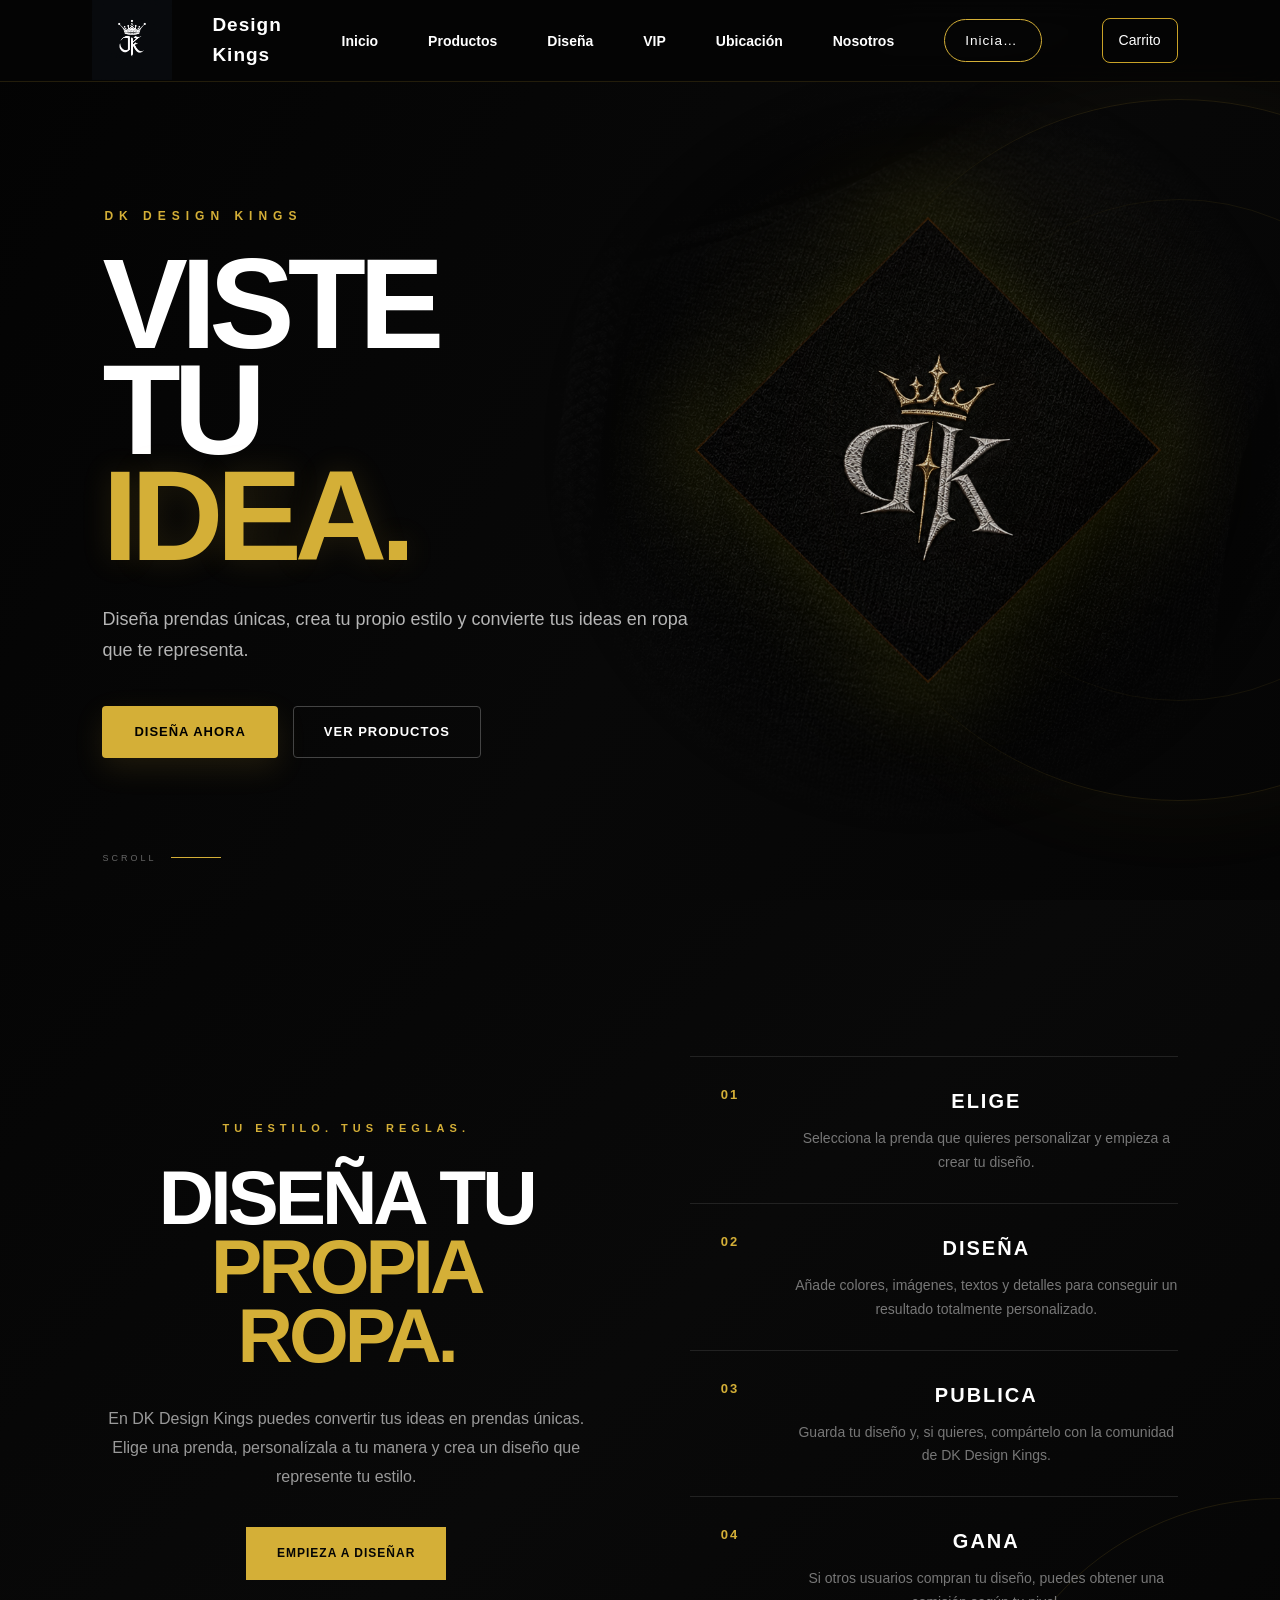
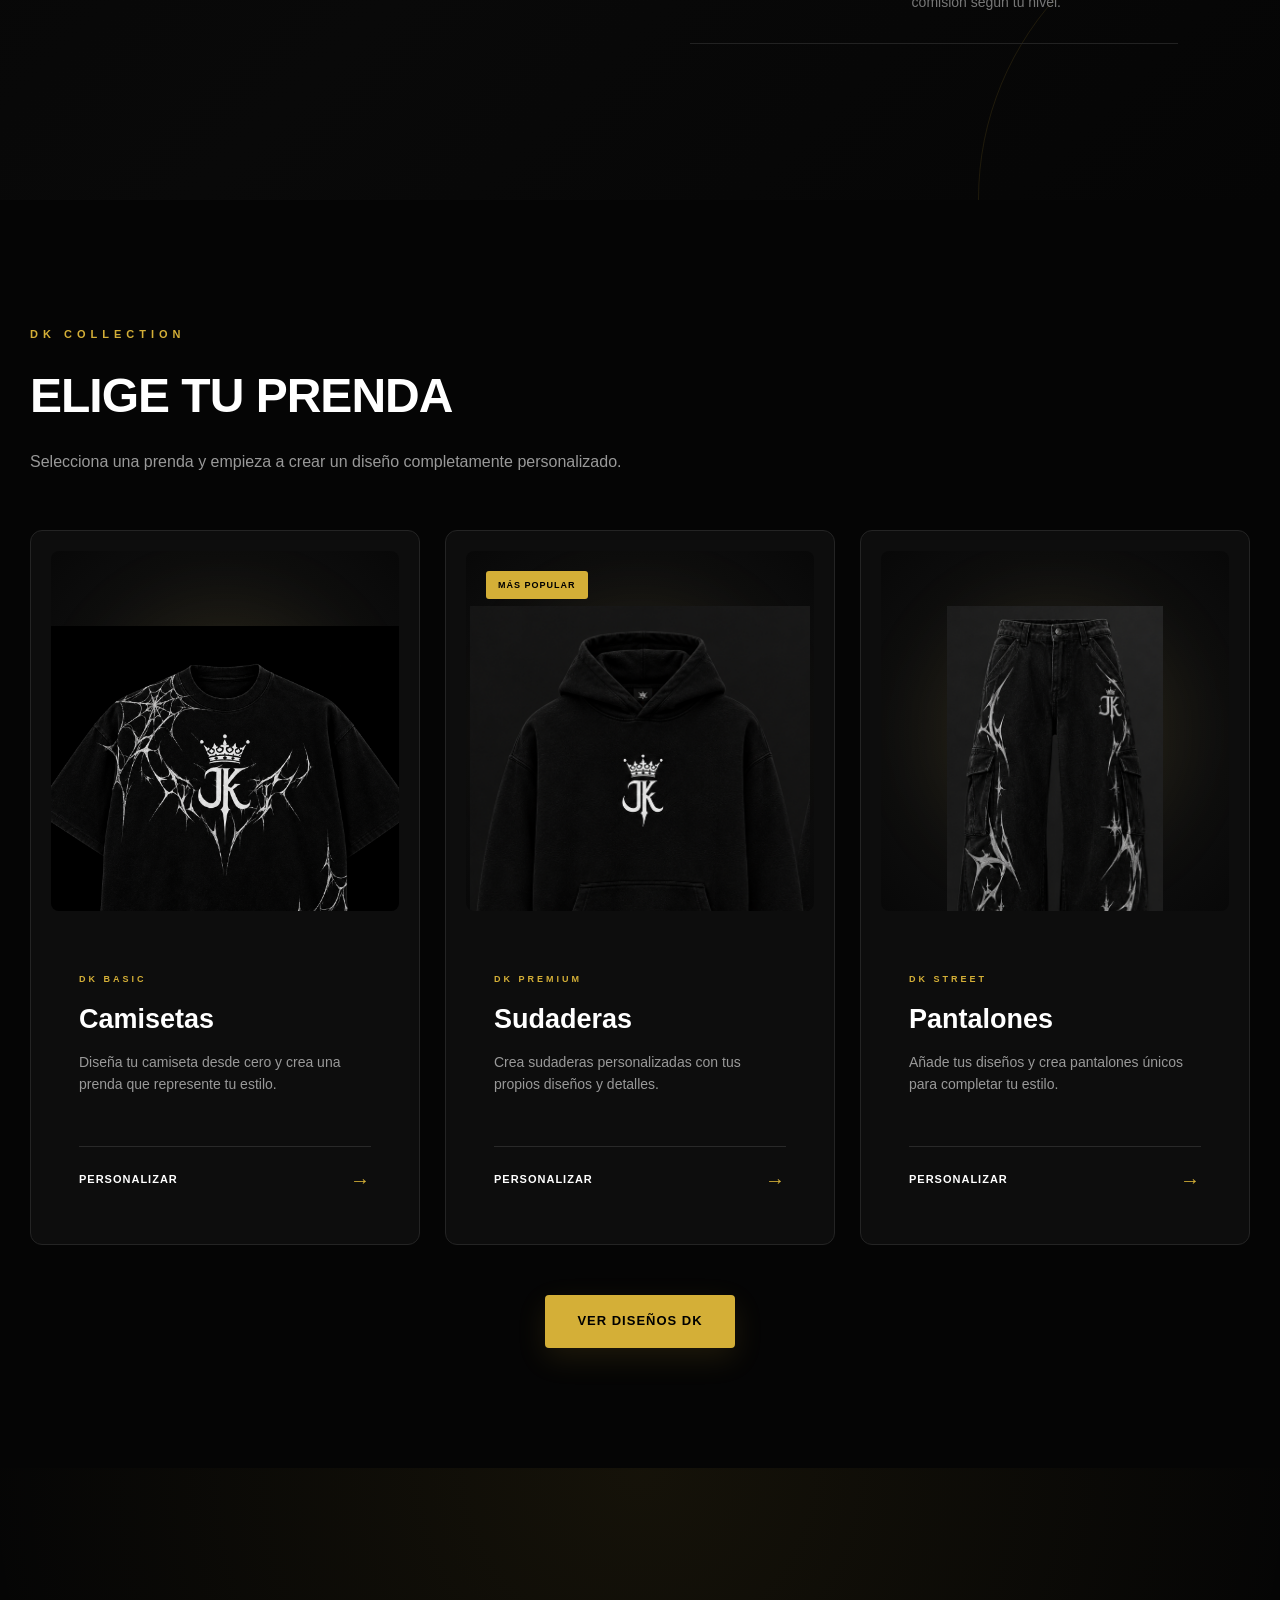
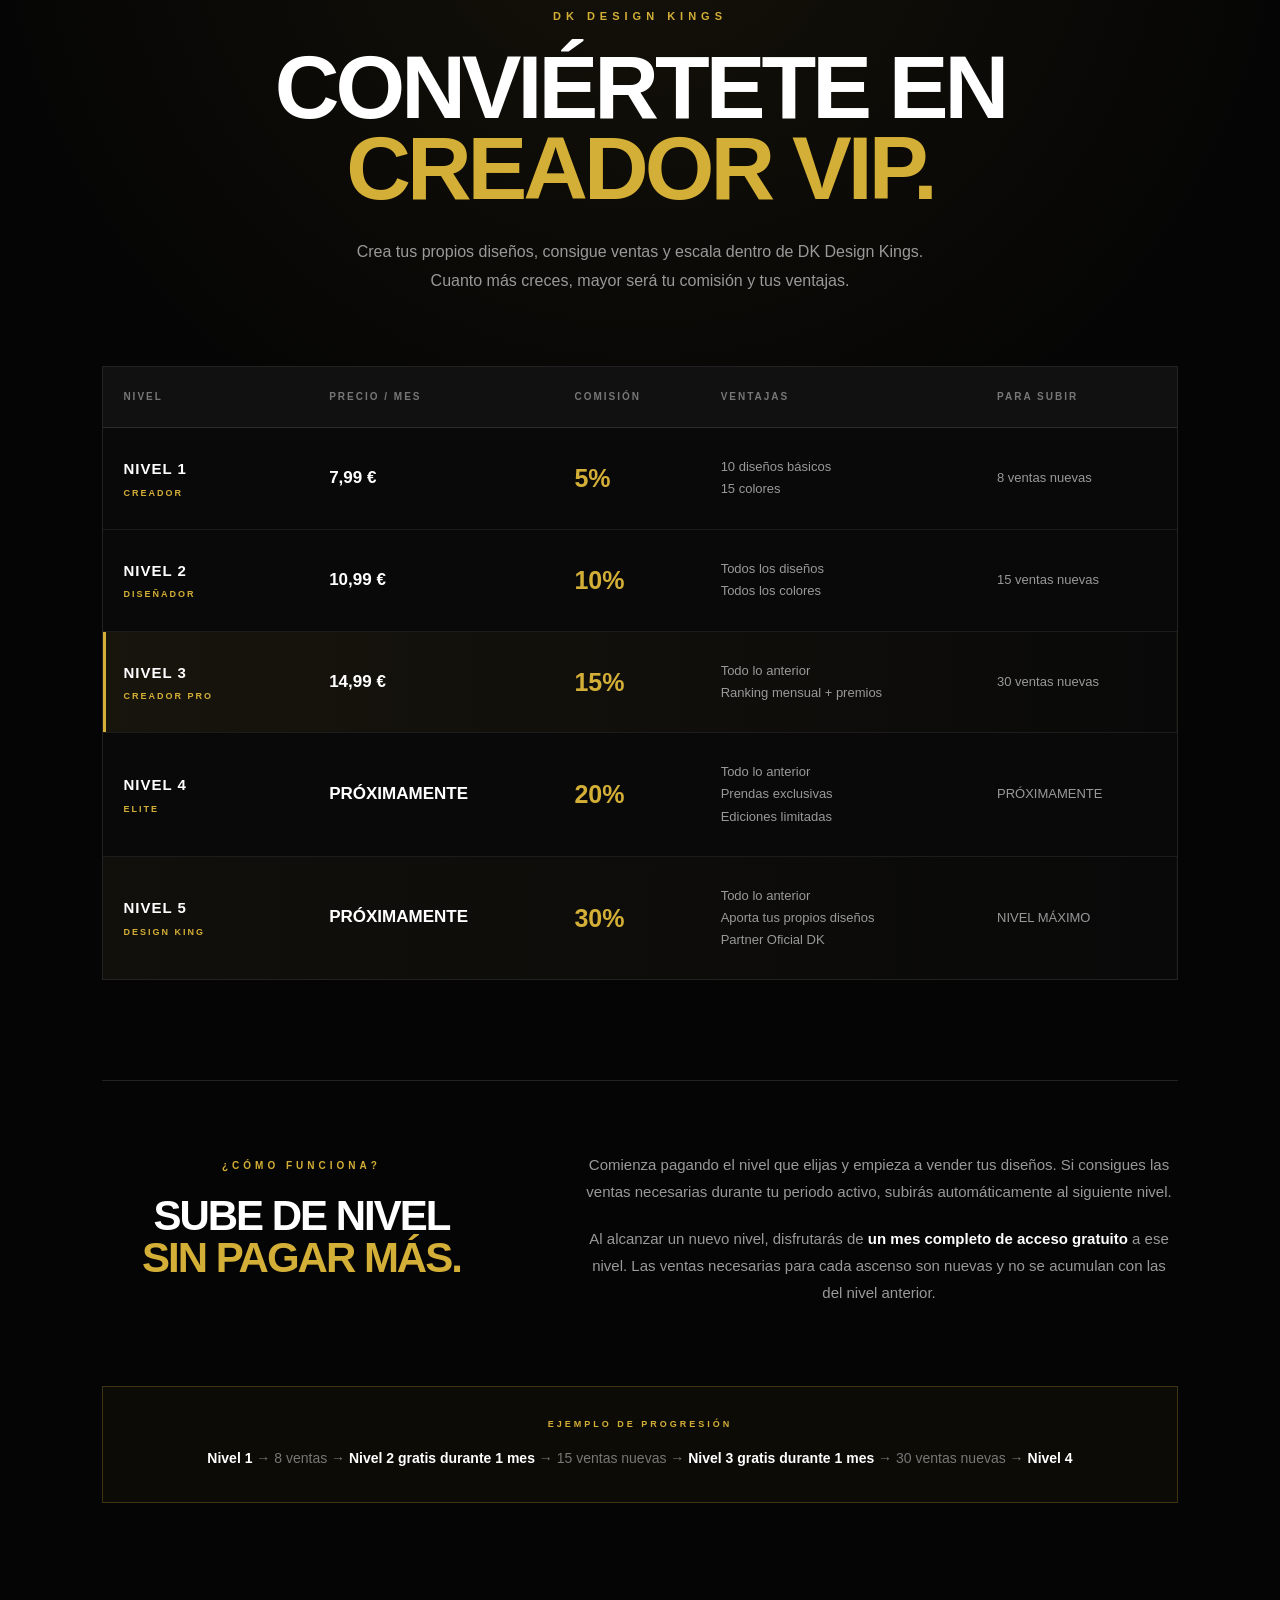
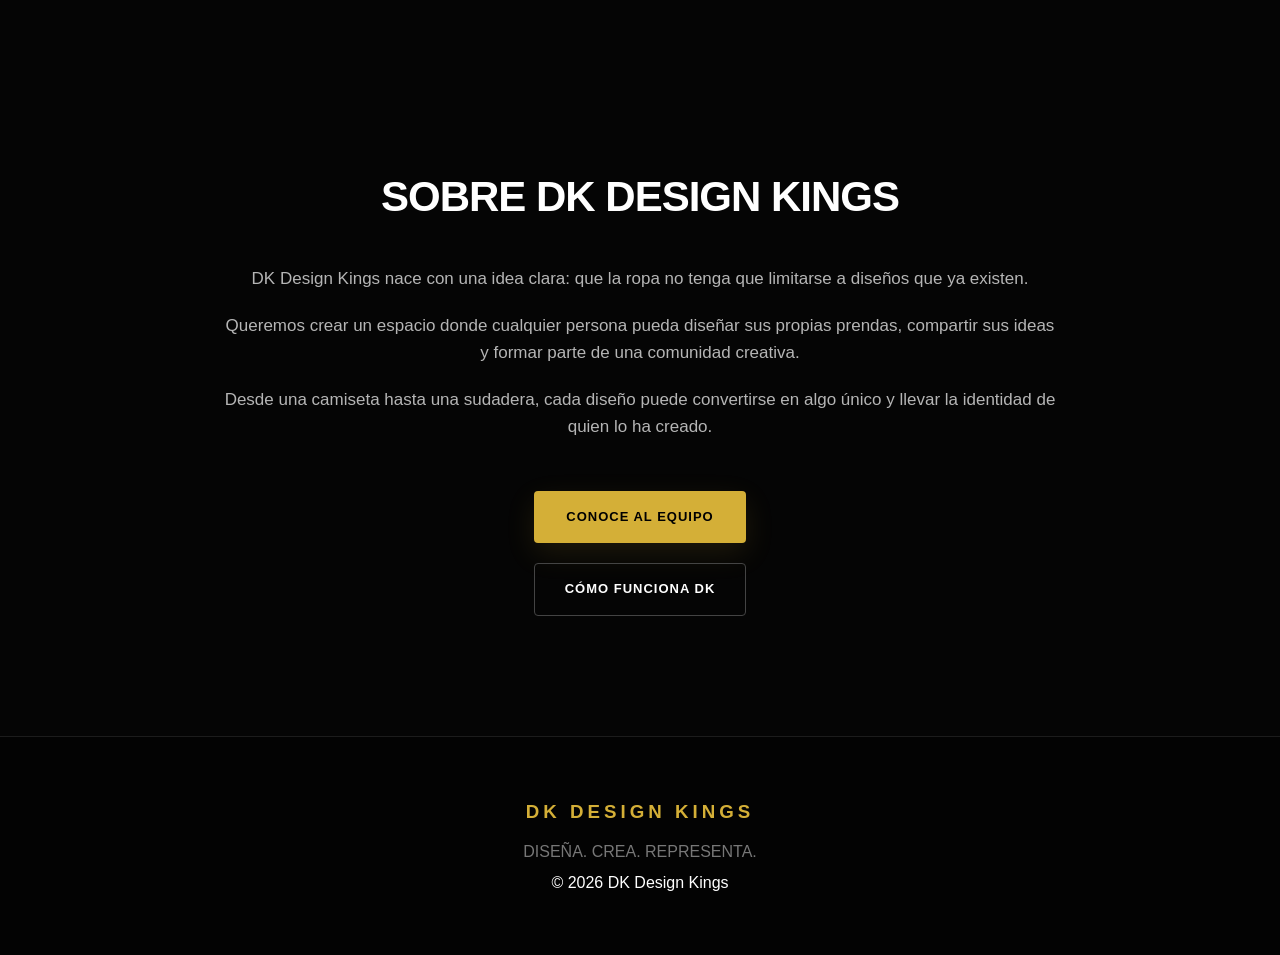
<file: index.html>
<!DOCTYPE html>
<html lang="es">
<head>
    <meta charset="UTF-8">
    <meta name="viewport" content="width=device-width, initial-scale=1.0">

    <title>DK Design Kings</title>

    <link rel="stylesheet" href="style.css">
    <link rel="stylesheet" href="carrito.css">
    <script src="script.js" defer></script>
    <script src="carrito.js" defer></script>
</head>

<body>

    <!-- BARRA DE NAVEGACIÓN -->
    <header>
        <nav class="navbar">

<div class="logo">
    <img src="./Dk1.png" 
     style="width:125px; height:80px; object-fit:contain; display:block;"
     alt="Prueba">
</div>
          
<div class="brand-name">
    Design Kings
</div>
            <ul class="menu">
                <li><a href="#inicio">Inicio</a></li>
                <li><a href="#productos">Productos</a></li>
                <li><a href="#disena">Diseña</a></li>
                <li><a href="#vip">VIP</a></li>
                <li><a href="Equipo.html#ubicacion">Ubicación</a></li>
                <li><a href="#nosotros">Nosotros</a></li>
            </ul>

            <button type="button" class="login-button" id="btn-login">
                Iniciar sesión
            </button>

            <button type="button" class="cart-button nav-cart" data-carrito>
                Carrito <span class="cart-count oculto">0</span>
            </button>

        </nav>
    </header>

    <main>


<!-- PORTADA -->
<section id="inicio" class="hero">

    <div class="hero-content">

        <div class="hero-label">
            DK DESIGN KINGS
        </div>

        <h1>
            VISTE<br>
            TU<br>
            <span>IDEA.</span>
        </h1>

        <p class="hero-description">
            Diseña prendas únicas, crea tu propio estilo
            y convierte tus ideas en ropa que te representa.
        </p>

        <div class="hero-buttons">

            <a href="#disena" class="button">
                DISEÑA AHORA
            </a>

            <a href="#productos" class="button-outline">
                VER PRODUCTOS
            </a>

        </div>

    </div>


    <!-- ELEMENTO DECORATIVO -->

    <div class="hero-decoration">

        <div class="gold-circle"></div>

        <div class="dk-watermark">
    <img src="DkRopa.png" alt="DK Design Kings">
</div>

    </div>


    <!-- INDICADOR DE SCROLL -->

    <div class="scroll-indicator">

        <span>SCROLL</span>

        <div class="scroll-line"></div>

    </div>

</section>

<!-- DISEÑA -->
<section id="disena" class="design-section">

    <div class="design-intro">

        <span class="design-label">
            TU ESTILO. TUS REGLAS.
        </span>

        <h2>
            DISEÑA TU<br>
            <span>PROPIA ROPA.</span>
        </h2>

        <p>
            En DK Design Kings puedes convertir tus ideas
            en prendas únicas. Elige una prenda, personalízala
            a tu manera y crea un diseño que represente tu estilo.
        </p>

        <a href="#productos" class="design-button">
            EMPIEZA A DISEÑAR
        </a>

    </div>


    <div class="design-process">

        <div class="design-step">

            <div class="step-number">
                01
            </div>

            <div class="step-content">

                <h3>ELIGE</h3>

                <p>
                    Selecciona la prenda que quieres
                    personalizar y empieza a crear tu diseño.
                </p>

            </div>

        </div>


        <div class="design-step">

            <div class="step-number">
                02
            </div>

            <div class="step-content">

                <h3>DISEÑA</h3>

                <p>
                    Añade colores, imágenes, textos y detalles
                    para conseguir un resultado totalmente personalizado.
                </p>

            </div>

        </div>


        <div class="design-step">

            <div class="step-number">
                03
            </div>

            <div class="step-content">

                <h3>PUBLICA</h3>

                <p>
                    Guarda tu diseño y, si quieres, compártelo
                    con la comunidad de DK Design Kings.
                </p>

            </div>

        </div>


        <div class="design-step">

            <div class="step-number">
                04
            </div>

            <div class="step-content">

                <h3>GANA</h3>

                <p>
                    Si otros usuarios compran tu diseño,
                    puedes obtener una comisión según tu nivel.
                </p>

            </div>

        </div>

    </div>

</section>
  
        <!-- PRODUCTOS -->
<section id="productos" class="section products-section">

    <div class="section-heading">
        <span>DK COLLECTION</span>

        <h2>ELIGE TU PRENDA</h2>

        <p>
            Selecciona una prenda y empieza a crear un diseño
            completamente personalizado.
        </p>
    </div>


    <div class="products">

        <!-- CAMISETA -->

        <div class="product-card">

            <div class="product-image">

                <img src="CamisetaDk.png" alt="Camiseta personalizada" class="clothing-image">

            </div>

            <div class="product-info">

                <span class="product-type">
                    DK BASIC
                </span>

                <h3>Camisetas</h3>

                <p>
                    Diseña tu camiseta desde cero y crea
                    una prenda que represente tu estilo.
                </p>

                <a href="editor.html?prenda=manga_corta" class="product-button">
                    PERSONALIZAR
                    <span>→</span>
                </a>

            </div>

        </div>


        <!-- SUDADERA -->

        <div class="product-card">

            <div class="product-image">

                <img src="SudaderaDk.png" alt="Sudadera personalizada" class="clothing-image">
              <span class="product-tag">
                    MÁS POPULAR
                </span>
            </div>

            <div class="product-info">

                <span class="product-type">
                    DK PREMIUM
                </span>

                <h3>Sudaderas</h3>

                <p>
                    Crea sudaderas personalizadas con tus
                    propios diseños y detalles.
                </p>

                <a href="editor.html?prenda=sudadera" class="product-button">
                    PERSONALIZAR
                    <span>→</span>
                </a>

            </div>

        </div>


        <!-- PANTALONES -->

        <div class="product-card">

            <div class="product-image">

                <img src="PantalonDk.png" alt="Pantalón personalizado" class="clothing-image">

            </div>

            <div class="product-info">

                <span class="product-type">
                    DK STREET
                </span>

                <h3>Pantalones</h3>

                <p>
                    Añade tus diseños y crea pantalones
                    únicos para completar tu estilo.
                </p>

                <a href="editor.html?prenda=pantalon" class="product-button">
                    PERSONALIZAR
                    <span>→</span>
                </a>

            </div>

        </div>

    </div>

    <div style="text-align:center; margin-top:50px;">
        <a href="Coleccion.html" class="button">
            VER DISEÑOS DK
        </a>
    </div>

</section>

<!-- VIP -->
<section id="vip" class="section vip-section">

    <div class="vip-intro">

        <span class="vip-label">
            DK DESIGN KINGS
        </span>

        <h2>
            CONVIÉRTETE EN<br>
            <span>CREADOR VIP.</span>
        </h2>

        <p>
            Crea tus propios diseños, consigue ventas y
            escala dentro de DK Design Kings. Cuanto más
            creces, mayor será tu comisión y tus ventajas.
        </p>

    </div>


    <!-- TABLA DE NIVELES -->

    <div class="vip-table-container">

        <table class="vip-table">

            <thead>

                <tr>
                    <th>NIVEL</th>
                    <th>PRECIO / MES</th>
                    <th>COMISIÓN</th>
                    <th>VENTAJAS</th>
                    <th>PARA SUBIR</th>
                </tr>

            </thead>


            <tbody>

                <!-- NIVEL 1 -->

                <tr>

                    <td>
                        <strong>NIVEL 1</strong>
                        <span>CREADOR</span>
                    </td>

                    <td>
                        <strong>7,99 €</strong>
                    </td>

                    <td>
                        <strong>5%</strong>
                    </td>

                    <td>
                        10 diseños básicos<br>
                        15 colores
                    </td>

                    <td>
                        8 ventas nuevas
                    </td>

                </tr>


                <!-- NIVEL 2 -->

                <tr>

                    <td>
                        <strong>NIVEL 2</strong>
                        <span>DISEÑADOR</span>
                    </td>

                    <td>
                        <strong>10,99 €</strong>
                    </td>

                    <td>
                        <strong>10%</strong>
                    </td>

                    <td>
                        Todos los diseños<br>
                        Todos los colores
                    </td>

                    <td>
                        15 ventas nuevas
                    </td>

                </tr>


                <!-- NIVEL 3 -->

                <tr>

                    <td>
                        <strong>NIVEL 3</strong>
                        <span>CREADOR PRO</span>
                    </td>

                    <td>
                        <strong>14,99 €</strong>
                    </td>

                    <td>
                        <strong>15%</strong>
                    </td>

                    <td>
                        Todo lo anterior<br>
                        Ranking mensual + premios
                    </td>

                    <td>
                        30 ventas nuevas
                    </td>

                </tr>


                <!-- NIVEL 4 -->

                <tr>

                    <td>
                        <strong>NIVEL 4</strong>
                        <span>ELITE</span>
                    </td>

                    <td>
                        <strong>PRÓXIMAMENTE</strong>
                    </td>

                    <td>
                        <strong>20%</strong>
                    </td>

                    <td>
                        Todo lo anterior<br>
                        Prendas exclusivas<br>
                        Ediciones limitadas
                    </td>

                    <td>
                        PRÓXIMAMENTE
                    </td>

                </tr>


                <!-- NIVEL 5 -->

                <tr>

                    <td>
                        <strong>NIVEL 5</strong>
                        <span>DESIGN KING</span>
                    </td>

                    <td>
                        <strong>PRÓXIMAMENTE</strong>
                    </td>

                    <td>
                        <strong>30%</strong>
                    </td>

                    <td>
                        Todo lo anterior<br>
                        Aporta tus propios diseños<br>
                        Partner Oficial DK
                    </td>

                    <td>
                        NIVEL MÁXIMO
                    </td>

                </tr>

            </tbody>

        </table>

    </div>


    <!-- FUNCIONAMIENTO -->

    <div class="vip-how">

        <div class="vip-how-title">
            <span>¿CÓMO FUNCIONA?</span>

            <h3>
                SUBE DE NIVEL<br>
                <strong>SIN PAGAR MÁS.</strong>
            </h3>
        </div>


        <div class="vip-how-text">

            <p>
                Comienza pagando el nivel que elijas y
                empieza a vender tus diseños. Si consigues
                las ventas necesarias durante tu periodo
                activo, subirás automáticamente al siguiente
                nivel.
            </p>

            <p>
                Al alcanzar un nuevo nivel, disfrutarás de
                <strong>un mes completo de acceso gratuito</strong>
                a ese nivel. Las ventas necesarias para cada
                ascenso son nuevas y no se acumulan con las
                del nivel anterior.
            </p>

        </div>

    </div>


    <!-- EJEMPLO -->

    <div class="vip-example">

        <span> EJEMPLO DE PROGRESIÓN </span>

        <p>
            <strong>Nivel 1</strong> → 8 ventas →
            <strong>Nivel 2 gratis durante 1 mes</strong>
            →
            15 ventas nuevas →
            <strong>Nivel 3 gratis durante 1 mes</strong>
            →
            30 ventas nuevas →
            <strong>Nivel 4</strong>
        </p>

    </div>

</section>

<!-- NOSOTROS -->
       <section id="nosotros" class="section about">

    <h2>SOBRE DK DESIGN KINGS</h2>

    <p>
        DK Design Kings nace con una idea clara:
        que la ropa no tenga que limitarse a diseños
        que ya existen.
    </p>

    <p>
        Queremos crear un espacio donde cualquier persona
        pueda diseñar sus propias prendas, compartir sus ideas
        y formar parte de una comunidad creativa.
    </p>

    <p>
        Desde una camiseta hasta una sudadera, cada diseño
        puede convertirse en algo único y llevar la identidad
        de quien lo ha creado.
    </p>

    <a href="Equipo.html" class="button" style="display:inline-block; margin-top:30px;">
        CONOCE AL EQUIPO
    </a>

    <br>

    <a href="Info.html" class="button-outline" style="display:inline-block; margin-top:20px;">
        CÓMO FUNCIONA DK
    </a>

</section>

    </main>


    <!-- PIE DE PÁGINA -->
    <footer>

        <h3>DK DESIGN KINGS</h3>

        <p>DISEÑA. CREA. REPRESENTA.</p>

        © <span class="footer-year"></span> DK Design Kings

    </footer>



    <!-- INICIAR SESIÓN -->
    <div class="login-overlay" id="login-modal" hidden>
        <div class="login-box" role="dialog" aria-modal="true" aria-labelledby="login-title">

            <button type="button" class="login-close" id="login-close" aria-label="Cerrar">&times;</button>

            <span class="login-label">DK DESIGN KINGS</span>
            <h2 id="login-title">MI CUENTA</h2>

            <div class="login-tabs" id="login-tabs">
                <button type="button" class="login-tab activa" data-vista="login">INICIAR SESIÓN</button>
                <button type="button" class="login-tab" data-vista="registro">CREAR CUENTA</button>
            </div>

            <p class="login-msg" id="login-msg" role="alert"></p>

            <!-- Iniciar sesión -->
            <form class="login-form" id="form-login" data-vista="login" novalidate>
                <label>Correo electrónico
                    <input type="email" name="email" autocomplete="email" required>
                </label>
                <label>Contraseña
                    <input type="password" name="password" autocomplete="current-password" required>
                </label>
                <button type="submit" class="button">ENTRAR</button>
            </form>

            <!-- Crear cuenta -->
            <form class="login-form" id="form-registro" data-vista="registro" hidden novalidate>
                <label>Nombre
                    <input type="text" name="nombre" autocomplete="name" required>
                </label>
                <label>Correo electrónico
                    <input type="email" name="email" autocomplete="email" required>
                </label>
                <label>Contraseña (mínimo 6 caracteres)
                    <input type="password" name="password" autocomplete="new-password" required>
                </label>
                <label>Repite la contraseña
                    <input type="password" name="password2" autocomplete="new-password" required>
                </label>
                <button type="submit" class="button">CREAR CUENTA</button>
            </form>

            <!-- Sesión iniciada -->
            <div class="login-sesion" id="vista-sesion" hidden>
                <p>Has iniciado sesión como</p>
                <strong id="sesion-nombre"></strong>
                <span id="sesion-email"></span>

                <div class="login-disenos">
                    <h3>MIS DISEÑOS</h3>
                    <p class="login-disenos-vacio" id="sin-disenos">Aún no tienes diseños guardados.</p>
                    <ul id="lista-disenos"></ul>
                </div>

                <button type="button" class="button-outline" id="btn-logout">CERRAR SESIÓN</button>
            </div>

        </div>
    </div>

</body>
</html>
</file>
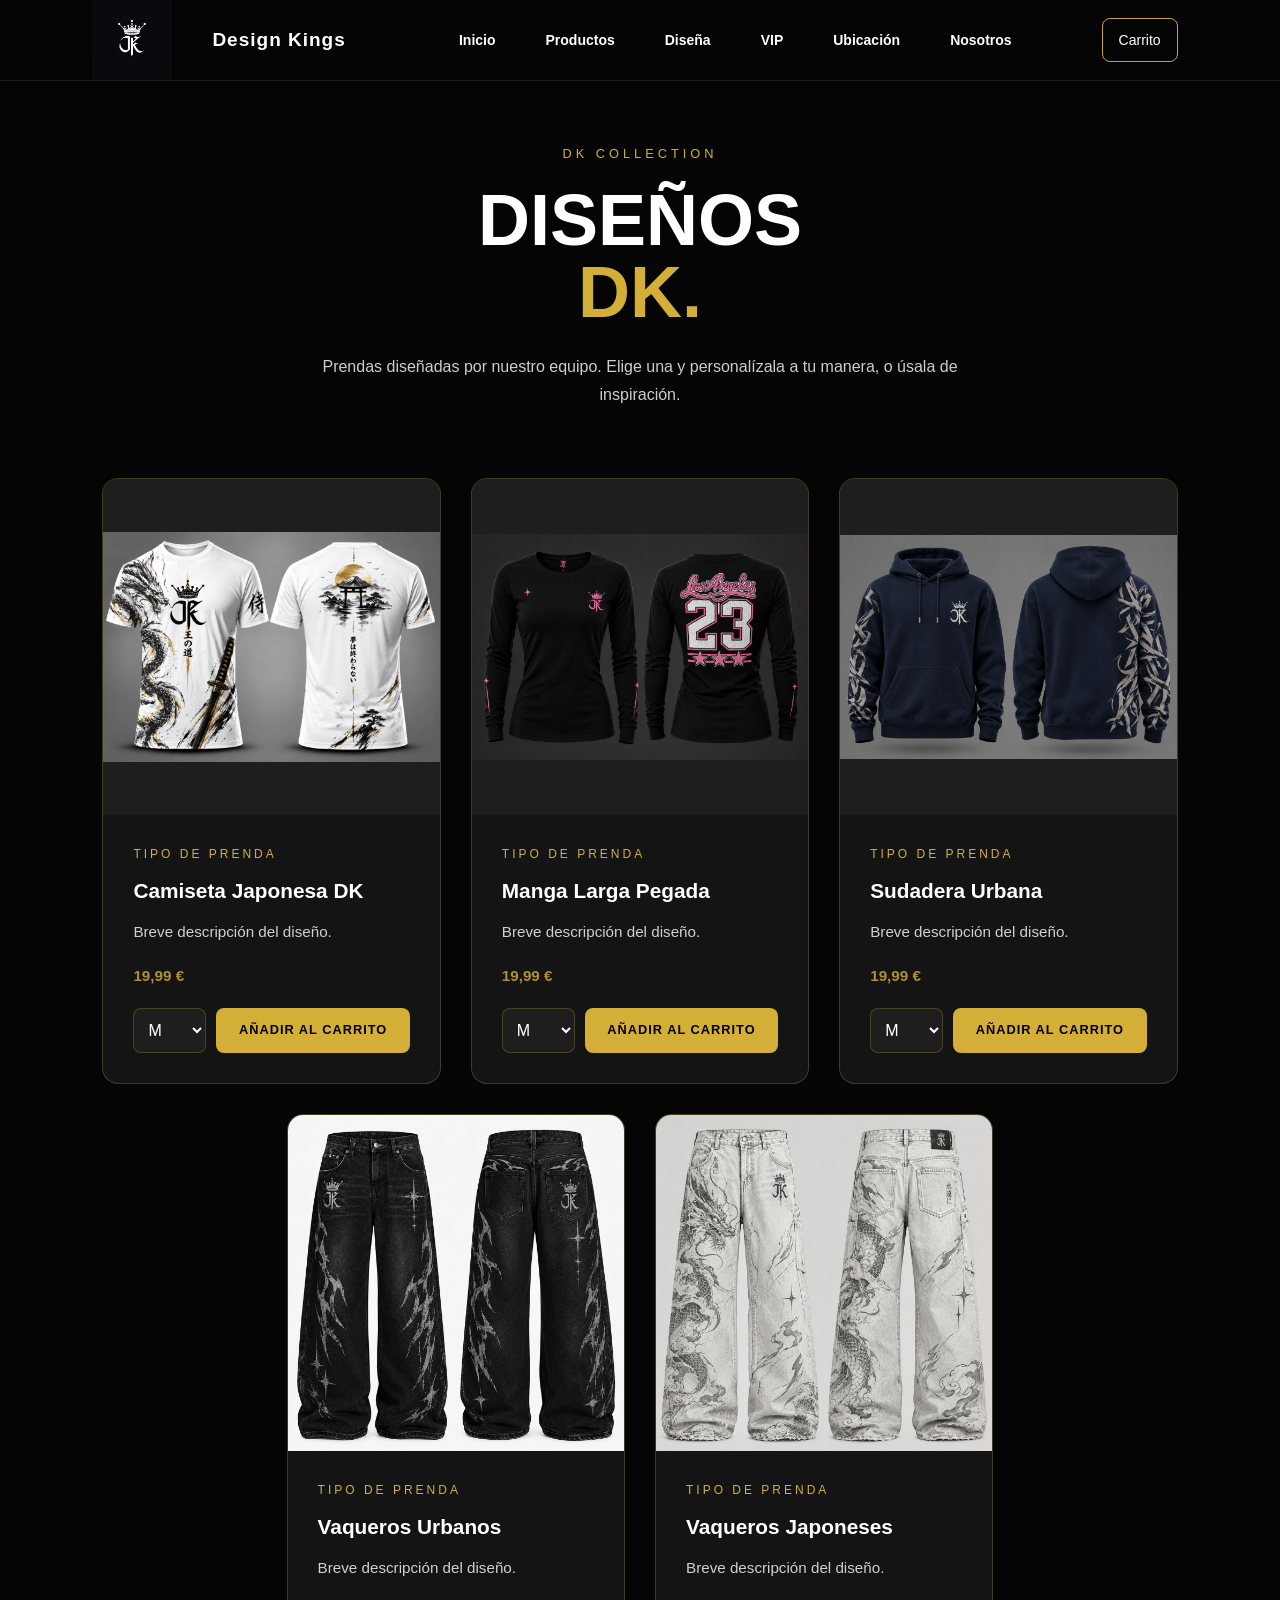
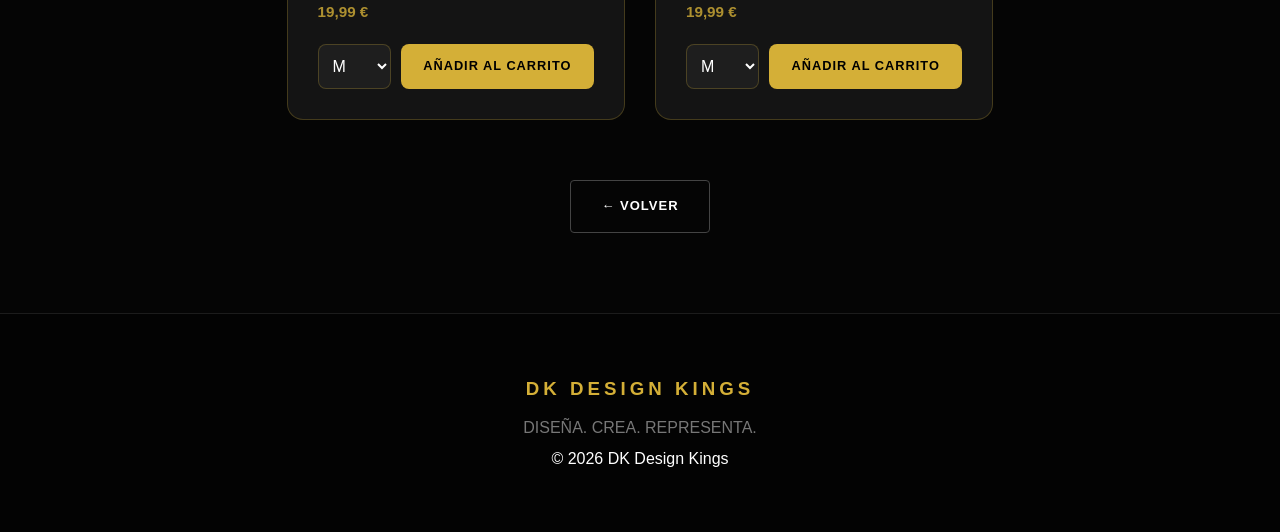
<file: Coleccion.html>
<!DOCTYPE html>
<html lang="es">
<head>
    <meta charset="UTF-8">
    <meta name="viewport" content="width=device-width, initial-scale=1.0">

    <title>Diseños DK | DK Design Kings</title>

    <link rel="stylesheet" href="style.css">
    <link rel="stylesheet" href="carrito.css">
    <link rel="stylesheet" href="Coleccion.css">
    <script src="script.js" defer></script>
    <script src="carrito.js" defer></script>
</head>

<body>

    <header>
        <nav class="navbar">

            <div class="logo">
                <img src="./Dk1.png"
                     style="width:125px; height:80px; object-fit:contain; display:block;"
                     alt="DK Design Kings">
            </div>

            <div class="brand-name">
                Design Kings
            </div>

            <ul class="menu">
                <li><a href="index.html#inicio">Inicio</a></li>
                <li><a href="index.html#productos">Productos</a></li>
                <li><a href="index.html#disena">Diseña</a></li>
                <li><a href="index.html#vip">VIP</a></li>
                <li><a href="index.html#ubicacion">Ubicación</a></li>
                <li><a href="index.html#nosotros">Nosotros</a></li>
            </ul>

            <button type="button" class="cart-button nav-cart" data-carrito>
                Carrito <span class="cart-count oculto">0</span>
            </button>

        </nav>
    </header>

    <main class="collection-page">

        <section class="collection-hero">
            <span class="collection-label">DK COLLECTION</span>
            <h1>DISEÑOS<br><span>DK.</span></h1>
            <p>
                Prendas diseñadas por nuestro equipo. Elige una
                y personalízala a tu manera, o úsala de inspiración.
            </p>
        </section>

        <section class="collection-grid">

            <!-- Imágenes: imagen1.png ... imagen5.png (misma carpeta que este archivo) -->

            <!-- PRENDA 1 -->
            <article class="collection-card" data-prenda="manga_corta" data-precio="19.99">
                <div class="collection-image">
                    <img src="Venta_1_MCorta.png" alt="Diseño DK 1">
                </div>
                <div class="collection-info">
                    <span class="collection-type">TIPO DE PRENDA</span>
                    <h2>Camiseta Japonesa DK</h2>
                    <p>Breve descripción del diseño.</p>
                    <p class="collection-price">19,99 €</p>
                    <div class="collection-buy">
                        <select class="collection-size" aria-label="Talla">
                            <option>S</option><option selected>M</option><option>L</option>
                            <option>XL</option><option>XXL</option>
                        </select>
                        <button type="button" class="collection-add">AÑADIR AL CARRITO</button>
                    </div>
                </div>
            </article>

            <!-- PRENDA 2 -->
            <article class="collection-card" data-prenda="manga_corta" data-precio="19.99">
                <div class="collection-image">
                    <img src="Venta_2_MLarga.png" alt="Diseño DK 2">
                </div>
                <div class="collection-info">
                    <span class="collection-type">TIPO DE PRENDA</span>
                    <h2>Manga Larga Pegada</h2>
                    <p>Breve descripción del diseño.</p>
                    <p class="collection-price">19,99 €</p>
                    <div class="collection-buy">
                        <select class="collection-size" aria-label="Talla">
                            <option>S</option><option selected>M</option><option>L</option>
                            <option>XL</option><option>XXL</option>
                        </select>
                        <button type="button" class="collection-add">AÑADIR AL CARRITO</button>
                    </div>
                </div>
            </article>

            <!-- PRENDA 3 -->
            <article class="collection-card" data-prenda="manga_corta" data-precio="19.99">
                <div class="collection-image">
                    <img src="Venta_3_Sudadera.png" alt="Diseño DK 3">
                </div>
                <div class="collection-info">
                    <span class="collection-type">TIPO DE PRENDA</span>
                    <h2>Sudadera Urbana</h2>
                    <p>Breve descripción del diseño.</p>
                    <p class="collection-price">19,99 €</p>
                    <div class="collection-buy">
                        <select class="collection-size" aria-label="Talla">
                            <option>S</option><option selected>M</option><option>L</option>
                            <option>XL</option><option>XXL</option>
                        </select>
                        <button type="button" class="collection-add">AÑADIR AL CARRITO</button>
                    </div>
                </div>
            </article>

            <!-- PRENDA 4 -->
            <article class="collection-card" data-prenda="manga_corta" data-precio="19.99">
                <div class="collection-image">
                    <img src="Venta_4_Pantalones.png" alt="Diseño DK 4">
                </div>
                <div class="collection-info">
                    <span class="collection-type">TIPO DE PRENDA</span>
                    <h2>Vaqueros Urbanos</h2>
                    <p>Breve descripción del diseño.</p>
                    <p class="collection-price">19,99 €</p>
                    <div class="collection-buy">
                        <select class="collection-size" aria-label="Talla">
                            <option>S</option><option selected>M</option><option>L</option>
                            <option>XL</option><option>XXL</option>
                        </select>
                        <button type="button" class="collection-add">AÑADIR AL CARRITO</button>
                    </div>
                </div>
            </article>

            <!-- PRENDA 5 -->
            <article class="collection-card" data-prenda="manga_corta" data-precio="19.99">
                <div class="collection-image">
                    <img src="Venta_5_PantRotos.png" alt="Diseño DK 5">
                </div>
                <div class="collection-info">
                    <span class="collection-type">TIPO DE PRENDA</span>
                    <h2>Vaqueros Japoneses</h2>
                    <p>Breve descripción del diseño.</p>
                    <p class="collection-price">19,99 €</p>
                    <div class="collection-buy">
                        <select class="collection-size" aria-label="Talla">
                            <option>S</option><option selected>M</option><option>L</option>
                            <option>XL</option><option>XXL</option>
                        </select>
                        <button type="button" class="collection-add">AÑADIR AL CARRITO</button>
                    </div>
                </div>
            </article>

        </section>

        <div class="collection-back">
            <a href="index.html#productos" class="button-outline">← VOLVER</a>
        </div>

    </main>

    <footer>
        <h3>DK DESIGN KINGS</h3>
        <p>DISEÑA. CREA. REPRESENTA.</p>
        © <span class="footer-year"></span> DK Design Kings
    </footer>


    <script>
        /* Añadir los diseños DK al carrito (usa carrito.js) */
        document.querySelectorAll('.collection-card').forEach(function (card) {
            var boton = card.querySelector('.collection-add');
            boton.addEventListener('click', function () {
                var img = card.querySelector('.collection-image img');
                var nombre = card.querySelector('h2').textContent.trim();
                var precio = parseFloat(card.dataset.precio);
                var ok = Carrito.añadir({
                    prenda: card.dataset.prenda,
                    nombre: nombre,
                    talla: card.querySelector('.collection-size').value,
                    detalles: ['Diseño DK Design Kings'],
                    precio: precio,
                    foto: img ? img.getAttribute('src') : '',
                    diseno: { origen: 'tienda' }
                });
                if (ok) {
                    boton.textContent = 'AÑADIDO ✓';
                    setTimeout(function () { boton.textContent = 'AÑADIR AL CARRITO'; }, 1500);
                }
            });
        });
    </script>

</body>
</html>
</file>
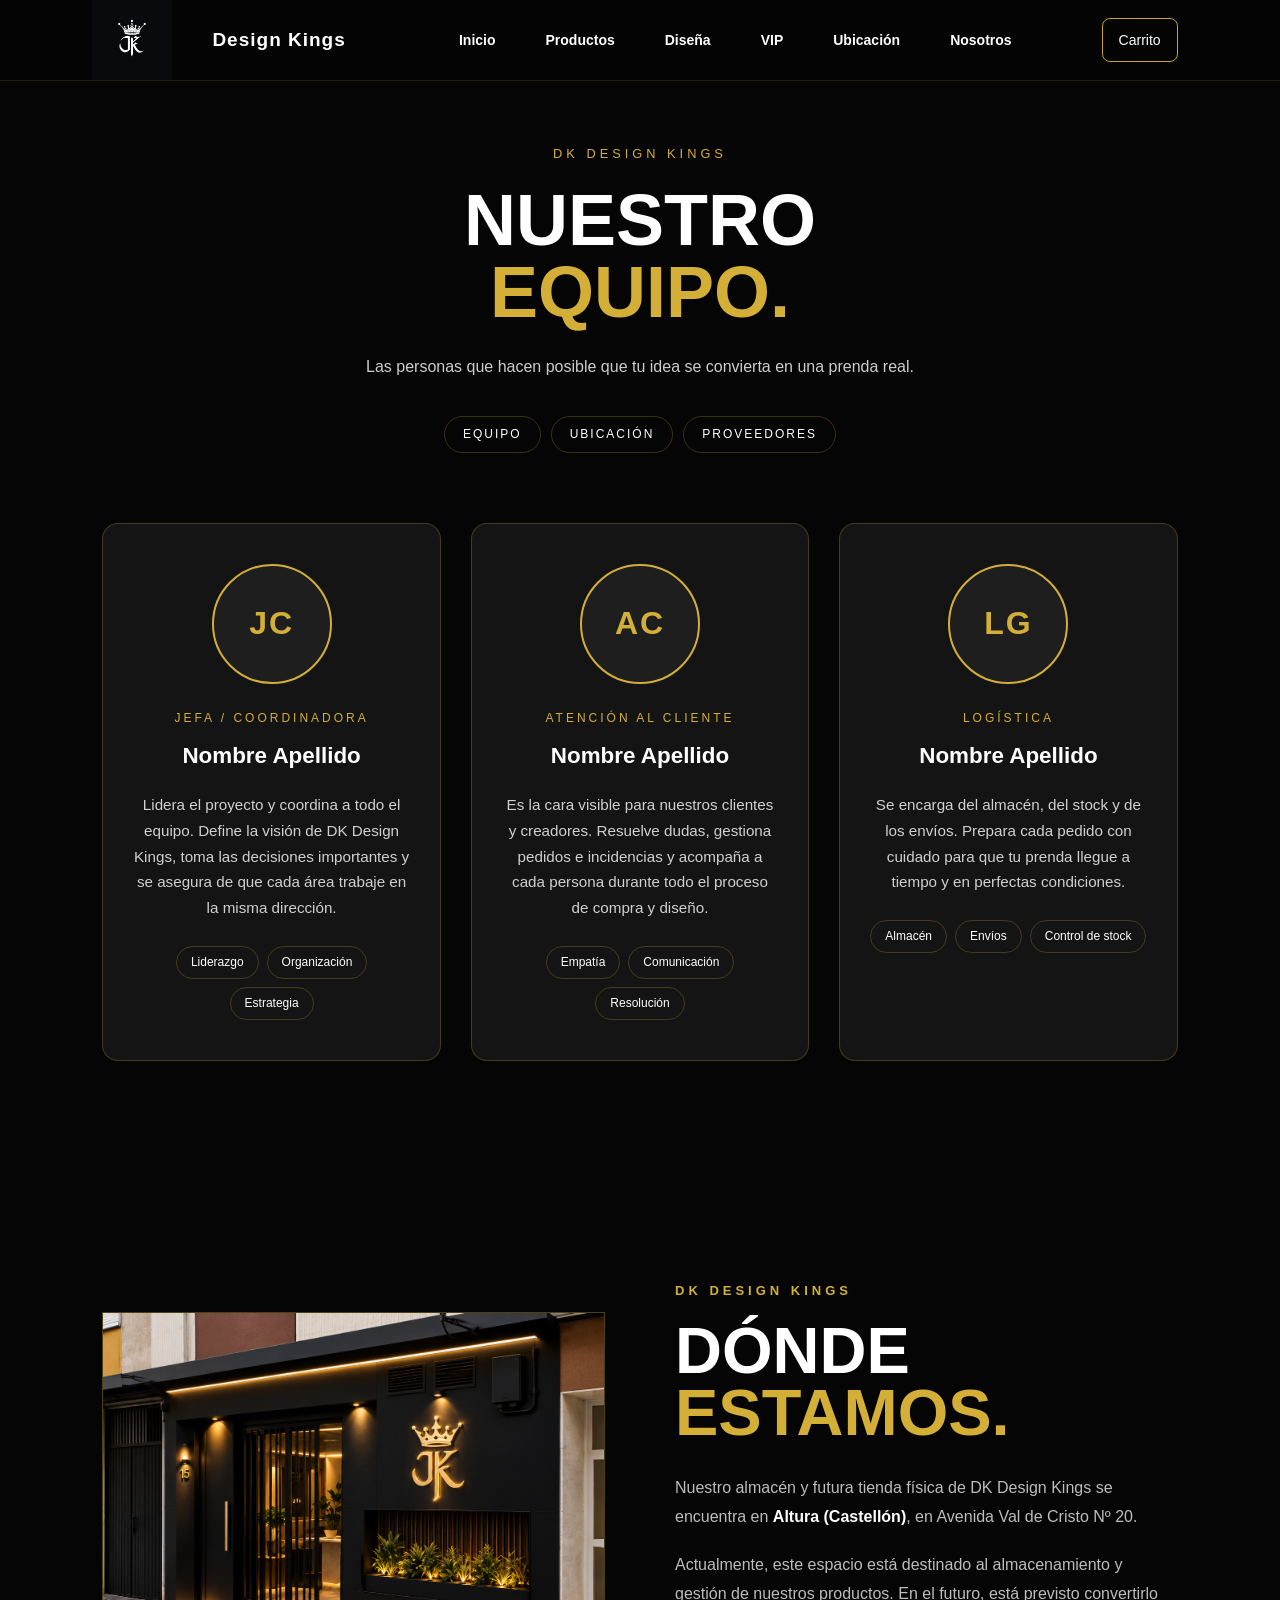
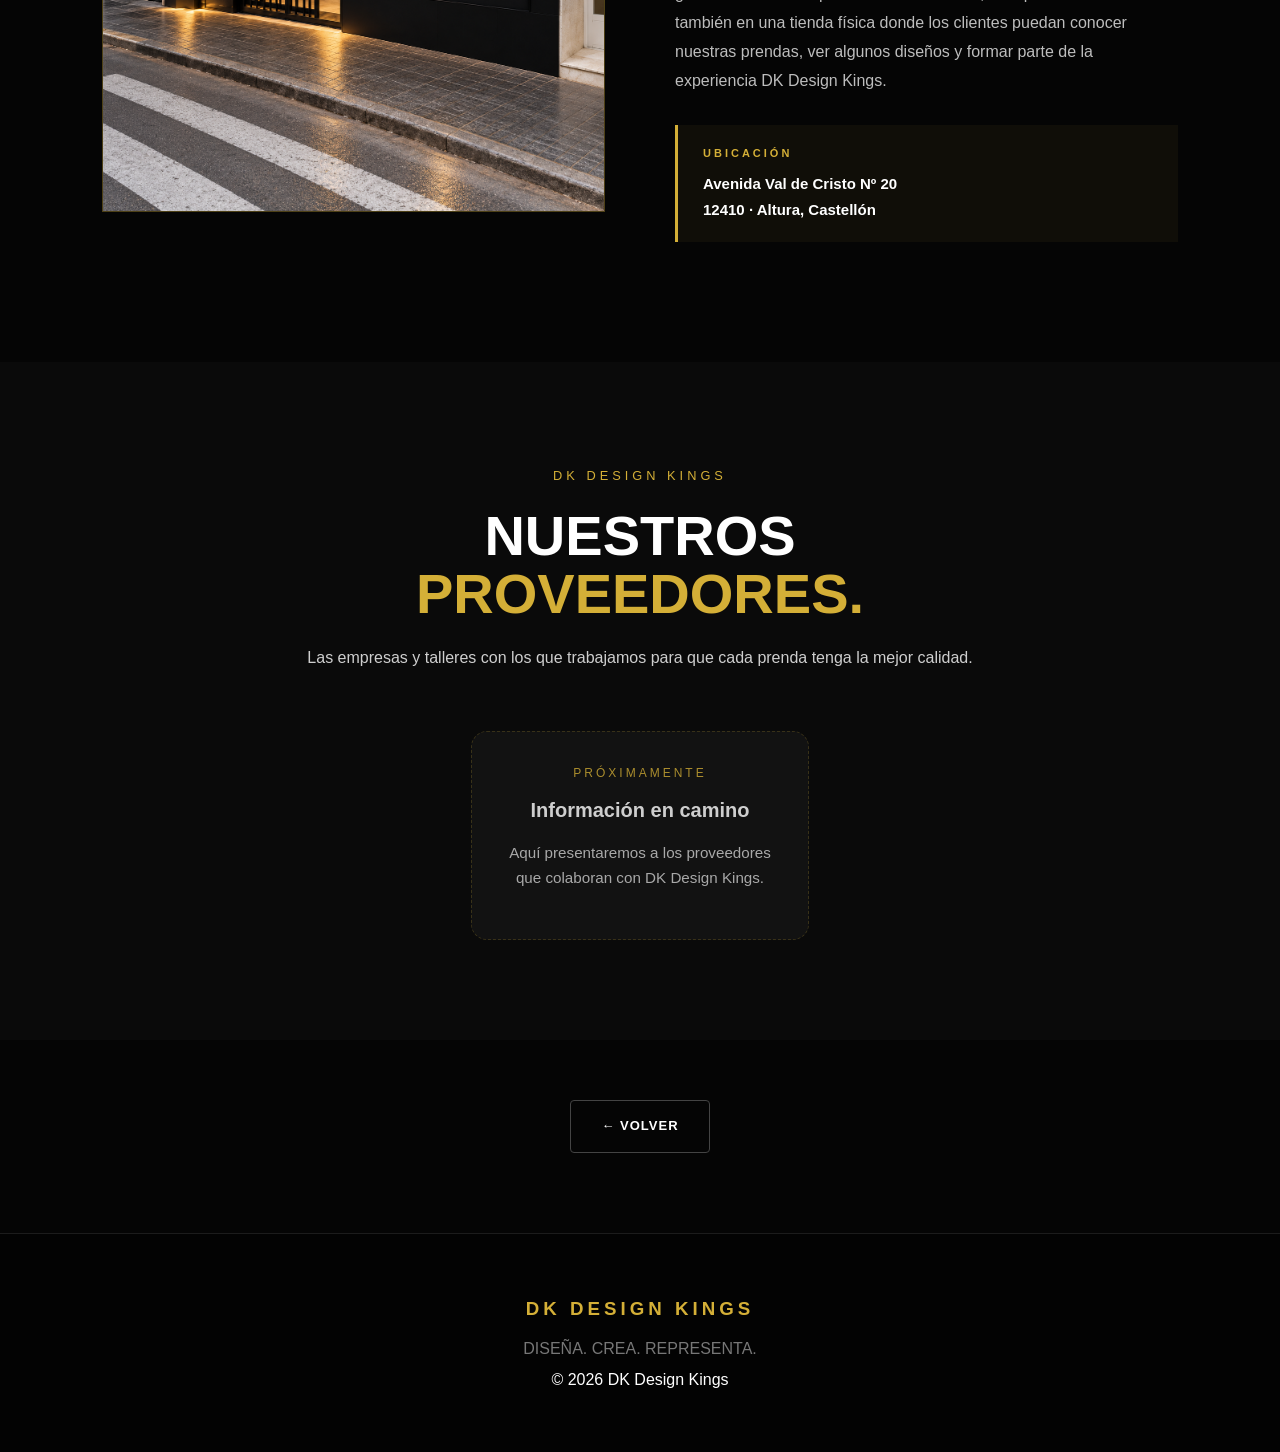
<file: Equipo.html>
<!DOCTYPE html>
<html lang="es">
<head>
    <meta charset="UTF-8">
    <meta name="viewport" content="width=device-width, initial-scale=1.0">

    <title>Nuestro equipo | DK Design Kings</title>

    <link rel="stylesheet" href="style.css">
    <link rel="stylesheet" href="carrito.css">
    <link rel="stylesheet" href="Equipo.css">
    <script src="script.js" defer></script>
    <script src="carrito.js" defer></script>
</head>

<body>

    <!-- BARRA DE NAVEGACIÓN -->
    <header>
        <nav class="navbar">

            <div class="logo">
                <img src="./Dk1.png"
                     style="width:125px; height:80px; object-fit:contain; display:block;"
                     alt="DK Design Kings">
            </div>

            <div class="brand-name">
                Design Kings
            </div>

            <ul class="menu">
                <li><a href="index.html#inicio">Inicio</a></li>
                <li><a href="index.html#productos">Productos</a></li>
                <li><a href="index.html#disena">Diseña</a></li>
                <li><a href="index.html#vip">VIP</a></li>
                <li><a href="#ubicacion">Ubicación</a></li>
                <li><a href="index.html#nosotros">Nosotros</a></li>
            </ul>

            <button type="button" class="cart-button nav-cart" data-carrito>
                Carrito <span class="cart-count oculto">0</span>
            </button>

        </nav>
    </header>

    <main class="team-page">

        <!-- ============ EQUIPO ============ -->
        <div id="equipo" class="team-section">

        <section class="team-hero">
            <span class="team-label">DK DESIGN KINGS</span>
            <h1>NUESTRO<br><span>EQUIPO.</span></h1>
            <p>
                Las personas que hacen posible que tu idea
                se convierta en una prenda real.
            </p>
        
            <nav class="team-nav" aria-label="Secciones de esta página">
                <a href="#equipo">EQUIPO</a>
                <a href="#ubicacion">UBICACIÓN</a>
                <a href="#proveedores">PROVEEDORES</a>
            </nav>
        </section>

        <section class="team-grid">

            <!-- JEFA / COORDINADORA -->
            <article class="team-card">
                <div class="team-avatar">
                    <!-- Para usar foto: <img src="jefa.jpg" alt="Nombre"> -->
                    <span>JC</span>
                </div>

                <span class="team-role">JEFA / COORDINADORA</span>
                <h2>Nombre Apellido</h2>

                <p>
                    Lidera el proyecto y coordina a todo el equipo.
                    Define la visión de DK Design Kings, toma las
                    decisiones importantes y se asegura de que cada
                    área trabaje en la misma dirección.
                </p>

                <ul class="team-tags">
                    <li>Liderazgo</li>
                    <li>Organización</li>
                    <li>Estrategia</li>
                </ul>
            </article>

            <!-- ATENCIÓN AL CLIENTE -->
            <article class="team-card">
                <div class="team-avatar">
                    <span>AC</span>
                </div>

                <span class="team-role">ATENCIÓN AL CLIENTE</span>
                <h2>Nombre Apellido</h2>

                <p>
                    Es la cara visible para nuestros clientes y
                    creadores. Resuelve dudas, gestiona pedidos e
                    incidencias y acompaña a cada persona durante
                    todo el proceso de compra y diseño.
                </p>

                <ul class="team-tags">
                    <li>Empatía</li>
                    <li>Comunicación</li>
                    <li>Resolución</li>
                </ul>
            </article>

            <!-- LOGÍSTICA -->
            <article class="team-card">
                <div class="team-avatar">
                    <span>LG</span>
                </div>

                <span class="team-role">LOGÍSTICA</span>
                <h2>Nombre Apellido</h2>

                <p>
                    Se encarga del almacén, del stock y de los envíos.
                    Prepara cada pedido con cuidado para que tu prenda
                    llegue a tiempo y en perfectas condiciones.
                </p>

                <ul class="team-tags">
                    <li>Almacén</li>
                    <li>Envíos</li>
                    <li>Control de stock</li>
                </ul>
            </article>

        </section>

        </div>


        <!-- ============ UBICACIÓN ============ -->
        <section id="ubicacion" class="location-section">

    <div class="location-image">

        <img src="Tienda.png" alt="Almacén y futura tienda DK Design Kings">

    </div>


    <div class="location-content">

        <span class="location-label">
            DK DESIGN KINGS
        </span>

        <h2>
            DÓNDE<br>
            <span>ESTAMOS.</span>
        </h2>

        <p>
            Nuestro almacén y futura tienda física de
            DK Design Kings se encuentra en
            <strong>Altura (Castellón)</strong>, en
            Avenida Val de Cristo Nº 20.
        </p>

        <p>
            Actualmente, este espacio está destinado al
            almacenamiento y gestión de nuestros productos.
            En el futuro, está previsto convertirlo también
            en una tienda física donde los clientes puedan
            conocer nuestras prendas, ver algunos diseños
            y formar parte de la experiencia DK Design Kings.
        </p>

        <div class="location-address">

            <span>UBICACIÓN</span>

            <strong>
                Avenida Val de Cristo Nº 20<br>
                12410 · Altura, Castellón
            </strong>

        </div>

    </div>

</section>


        <!-- ============ PROVEEDORES ============
             Zona preparada: cuando tengas proveedores, borra la tarjeta
             "PRÓXIMAMENTE" y copia la plantilla de abajo (una por proveedor). -->
        <section id="proveedores" class="suppliers-section">

            <div class="suppliers-heading">
                <span class="team-label">DK DESIGN KINGS</span>
                <h2>NUESTROS<br><span>PROVEEDORES.</span></h2>
                <p>
                    Las empresas y talleres con los que trabajamos
                    para que cada prenda tenga la mejor calidad.
                </p>
            </div>

            <div class="supplier-grid">

                <!-- Tarjeta provisional: borrar al añadir el primer proveedor -->
                <article class="supplier-card supplier-card--soon">
                    <span class="supplier-type">PRÓXIMAMENTE</span>
                    <h3>Información en camino</h3>
                    <p>
                        Aquí presentaremos a los proveedores que
                        colaboran con DK Design Kings.
                    </p>
                </article>

                <!-- PLANTILLA DE PROVEEDOR (quita los comentarios para usarla)
                <article class="supplier-card">
                    <div class="supplier-logo">
                        <img src="proveedor1.png" alt="Nombre del proveedor">
                    </div>
                    <span class="supplier-type">TEJIDOS / ESTAMPACIÓN / ENVÍOS</span>
                    <h3>Nombre del proveedor</h3>
                    <p>Qué nos aporta y por qué trabajamos con ellos.</p>
                    <span class="supplier-place">Ciudad, País</span>
                    <a href="https://" class="supplier-link" target="_blank" rel="noopener">VER WEB →</a>
                </article>
                -->

            </div>

        </section>

        <div class="team-back">
            <a href="index.html#nosotros" class="button-outline">← VOLVER</a>
        </div>

    </main>

    <footer>
        <h3>DK DESIGN KINGS</h3>
        <p>DISEÑA. CREA. REPRESENTA.</p>
        © <span class="footer-year"></span> DK Design Kings
    </footer>

</body>
</html>
</file>
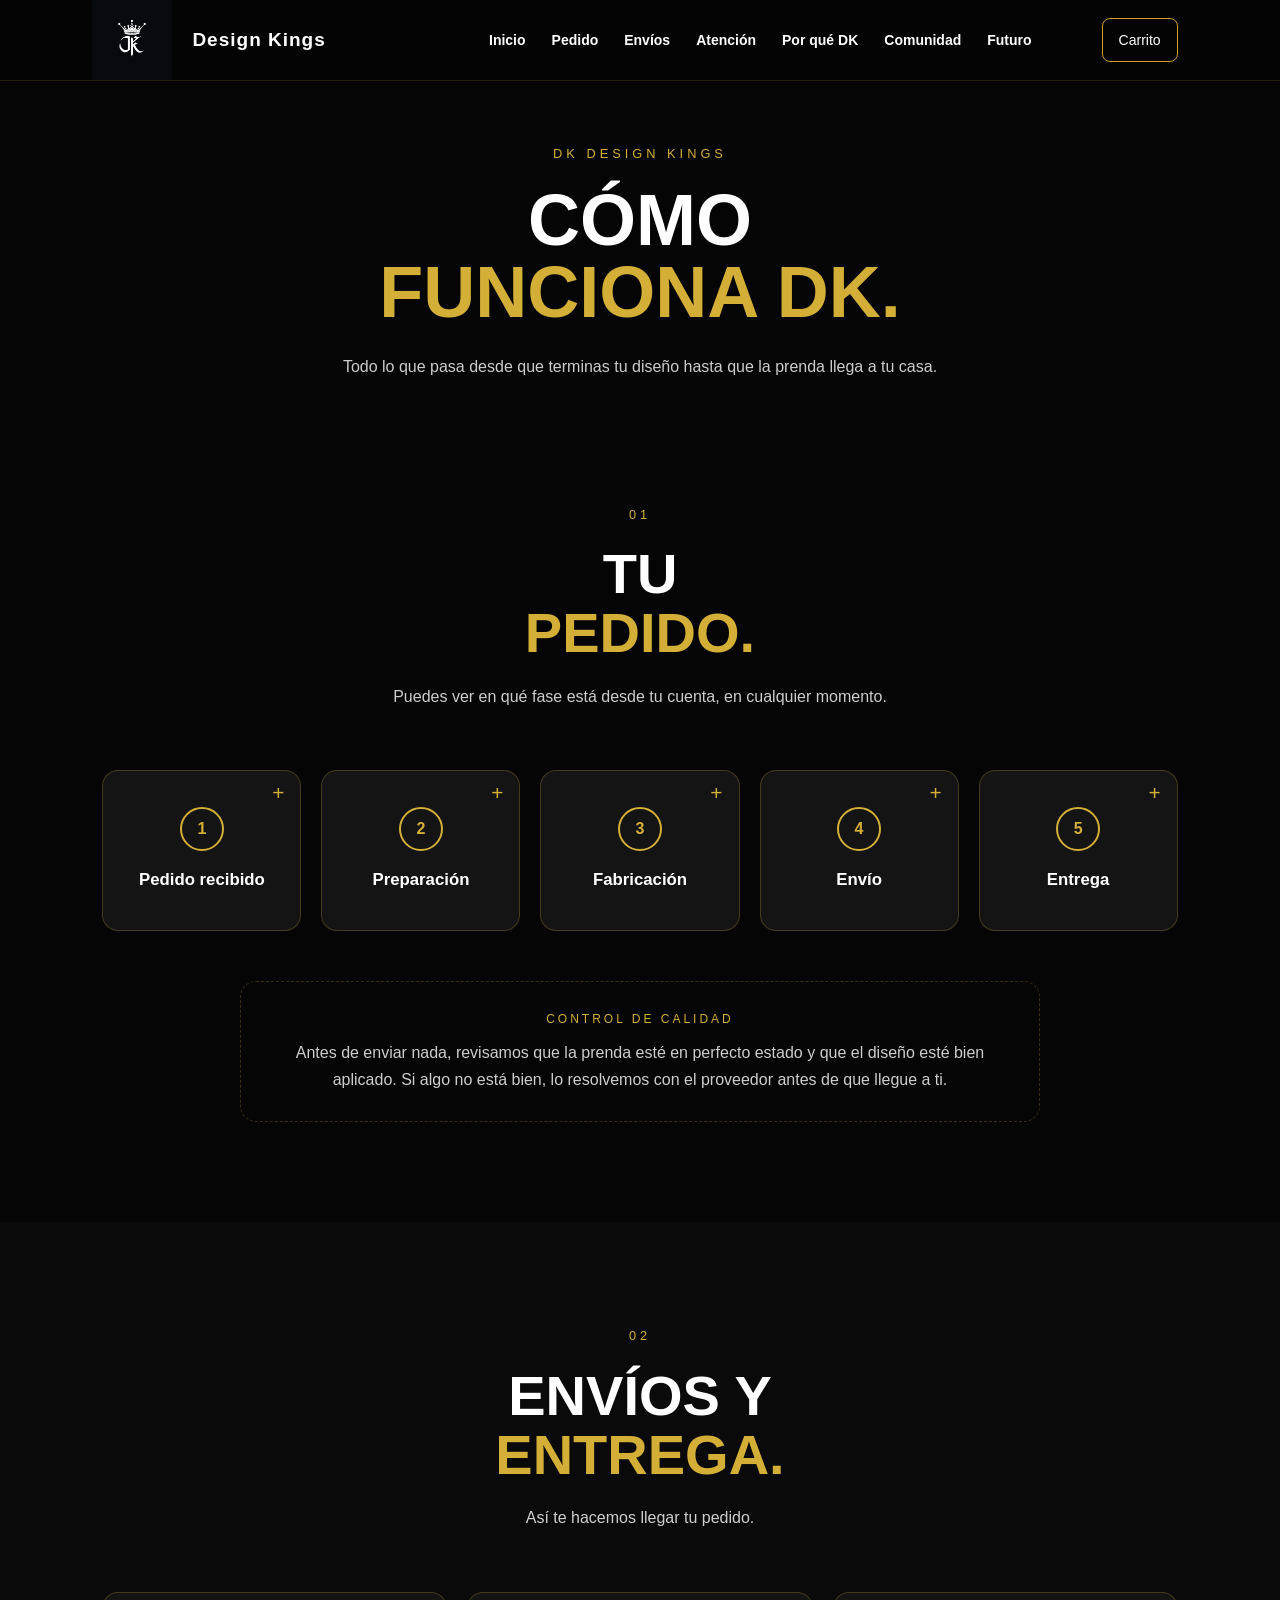
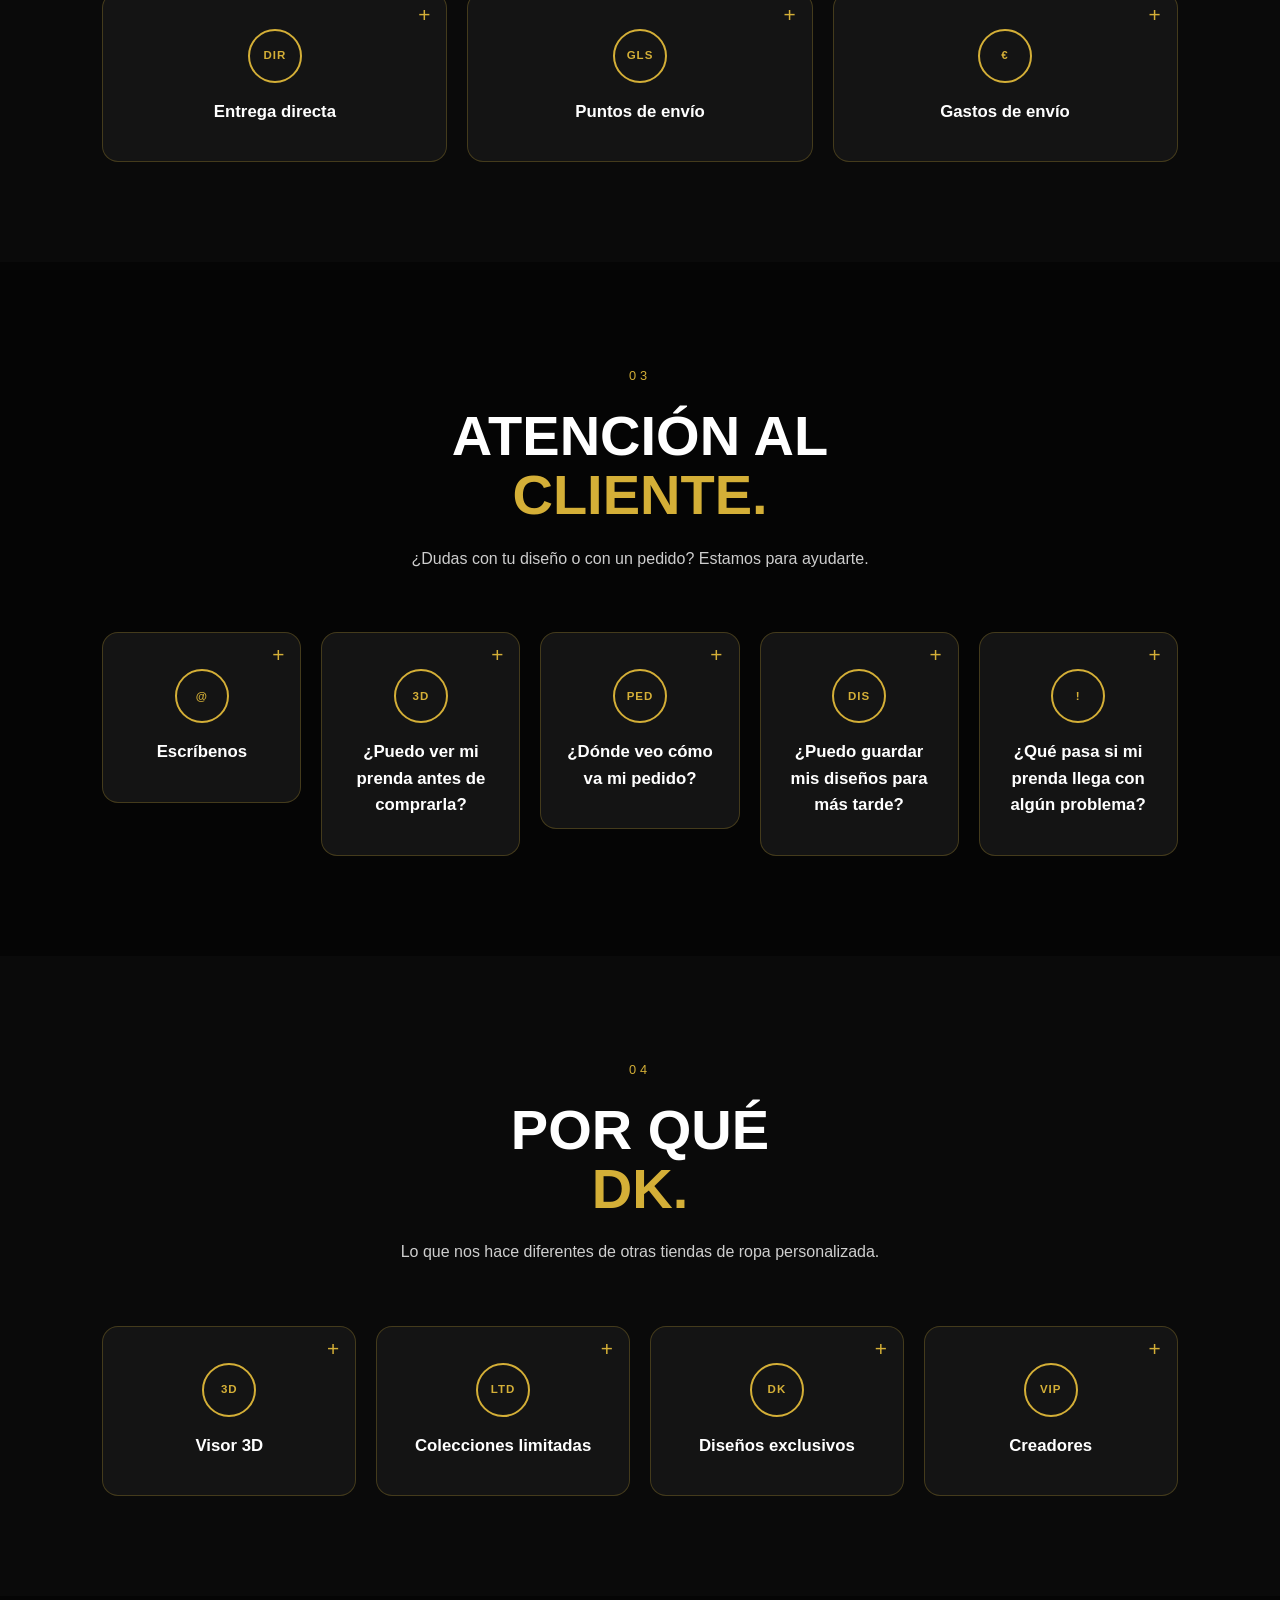
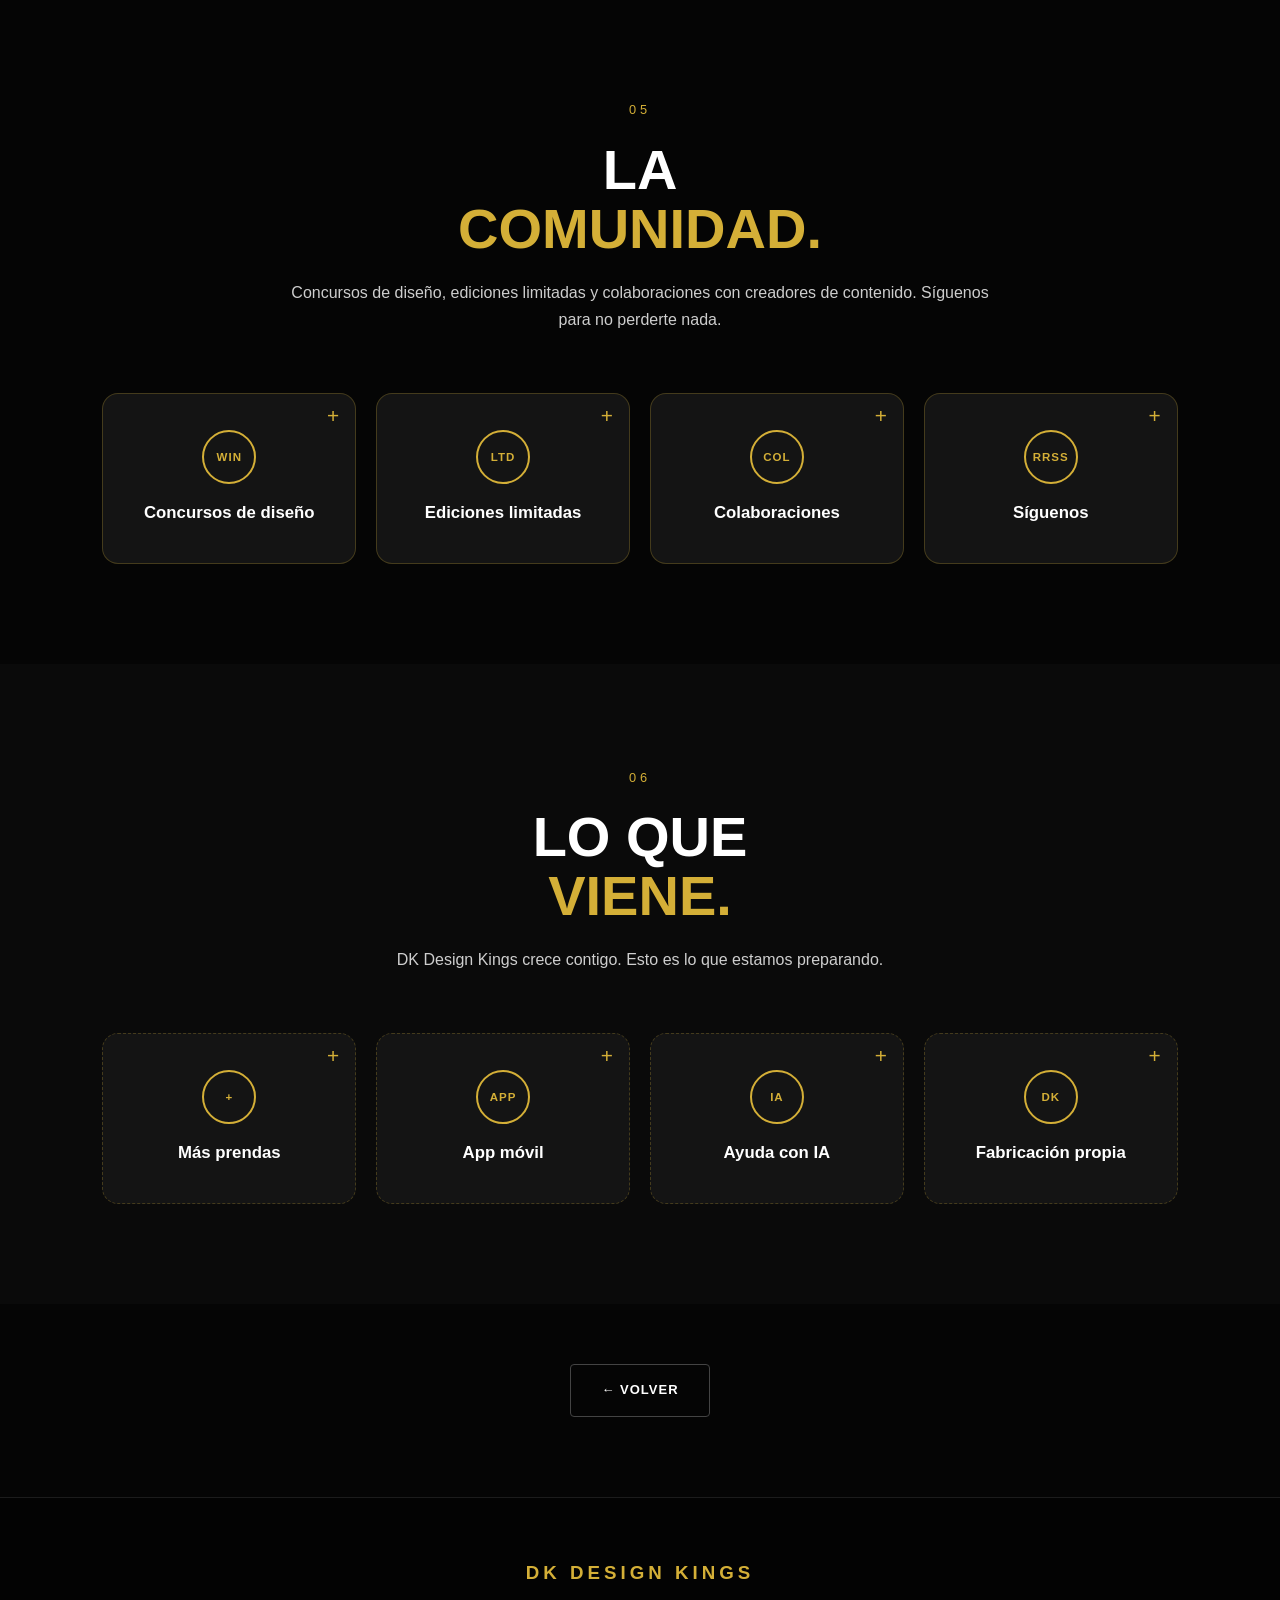
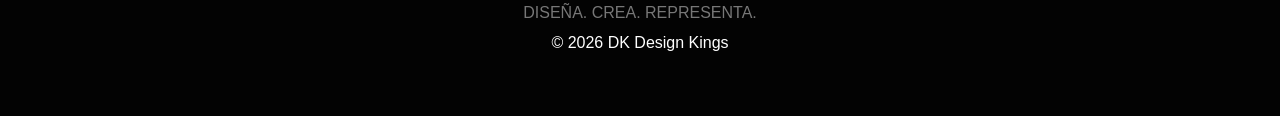
<file: Info.html>
<!DOCTYPE html>
<html lang="es">
<head>
    <meta charset="UTF-8">
    <meta name="viewport" content="width=device-width, initial-scale=1.0">

    <title>Cómo funciona DK | DK Design Kings</title>

    <link rel="stylesheet" href="style.css">
    <link rel="stylesheet" href="carrito.css">
    <link rel="stylesheet" href="Equipo.css">
    <link rel="stylesheet" href="Info.css?v=4">
    <script src="script.js" defer></script>
    <script src="carrito.js" defer></script>
    <script src="Info.js?v=4" defer></script>
</head>

<body>

    <!-- BARRA DE NAVEGACIÓN (propia de la página Info: solo "Inicio" vuelve a la web principal) -->
    <header class="info-header">
        <nav class="navbar">

            <div class="logo">
                <img src="./Dk1.png"
                     style="width:125px; height:80px; object-fit:contain; display:block;"
                     alt="DK Design Kings">
            </div>

            <div class="brand-name">
                Design Kings
            </div>

            <ul class="menu menu--info">
                <li><a href="index.html#inicio">Inicio</a></li>
                <li><a href="#pedido">Pedido</a></li>
                <li><a href="#envios">Envíos</a></li>
                <li><a href="#atencion">Atención</a></li>
                <li><a href="#porque-dk">Por qué DK</a></li>
                <li><a href="#comunidad">Comunidad</a></li>
                <li><a href="#futuro">Futuro</a></li>
            </ul>

            <button type="button" class="cart-button nav-cart" data-carrito>
                Carrito <span class="cart-count oculto">0</span>
            </button>

        </nav>
    </header>

    <main class="team-page info-page">

        <!-- ============ CABECERA ============ -->
        <section class="team-section info-top">

            <div class="team-hero">
                <span class="team-label">DK DESIGN KINGS</span>
                <h1>CÓMO<br><span>FUNCIONA DK.</span></h1>
                <p>
                    Todo lo que pasa desde que terminas tu diseño
                    hasta que la prenda llega a tu casa.
                </p>

                <nav class="team-nav" aria-label="Secciones de esta página">
                    <a href="#pedido">PEDIDO</a>
                    <a href="#envios">ENVÍOS</a>
                    <a href="#atencion">ATENCIÓN</a>
                    <a href="#porque-dk">POR QUÉ DK</a>
                    <a href="#comunidad">COMUNIDAD</a>
                    <a href="#futuro">FUTURO</a>
                </nav>
            </div>

        </section>


        <!-- ============ 1. CÓMO ES TU PEDIDO ============ -->
        <section id="pedido" class="info-section">

            <div class="suppliers-heading">
                <span class="team-label">01</span>
                <h2>TU<br><span>PEDIDO.</span></h2>
                <p>
                    Puedes ver en qué fase está desde tu cuenta,
                    en cualquier momento.
                </p>
            </div>

            <ol class="info-steps">
                <li>
                    <button type="button" class="info-step-head" aria-expanded="false" aria-controls="detalle-1">
                        <span class="info-step-num">1</span>
                        <h3>Pedido recibido</h3>
                    </button>

                    <div class="info-detail" id="detalle-1" hidden>
                        <p>Cuando terminas tu diseño puedes comprobar cómo queda en el visor 3D y añadirlo al carrito. Antes de confirmar la compra revisas los artículos, las cantidades, el precio y los posibles gastos adicionales.</p>
                        <p>Después de pagar y facilitar los datos de envío, tu pedido queda registrado y aparece en tu cuenta como <strong>pedido recibido</strong>. Es el punto de partida del proceso de fabricación y entrega.</p>
                        <button type="button" class="button-outline info-close">← VER TODAS LAS FASES</button>
                    </div>
                </li>
                <li>
                    <button type="button" class="info-step-head" aria-expanded="false" aria-controls="detalle-2">
                        <span class="info-step-num">2</span>
                        <h3>Preparación</h3>
                    </button>

                    <div class="info-detail" id="detalle-2" hidden>
                        <p>En cuanto entra tu pedido, DK Design Kings envía al proveedor toda la información necesaria para fabricar tu prenda: el tipo de producto, la talla, el color y el diseño que has seleccionado.</p>
                        <p>Así el taller recibe exactamente lo que tú has creado y puede empezar a trabajar en ello. Tú puedes ver en tu cuenta que el pedido ya está en preparación.</p>
                        <button type="button" class="button-outline info-close">← VER TODAS LAS FASES</button>
                    </div>
                </li>
                <li>
                    <button type="button" class="info-step-head" aria-expanded="false" aria-controls="detalle-3">
                        <span class="info-step-num">3</span>
                        <h3>Fabricación</h3>
                    </button>

                    <div class="info-detail" id="detalle-3" hidden>
                        <p>En esta primera etapa, la fabricación y la personalización de las prendas están a cargo de proveedores especializados. Gracias a ello podemos ofrecerte un catálogo de camisetas, sudaderas y pantalones sin depender de maquinaria propia.</p>
                        <p>Si el proyecto crece, el plan de DK es adaptar nuestro local de Altura para fabricar nuestras propias prendas.</p>
                        <button type="button" class="button-outline info-close">← VER TODAS LAS FASES</button>
                    </div>
                </li>
                <li>
                    <button type="button" class="info-step-head" aria-expanded="false" aria-controls="detalle-4">
                        <span class="info-step-num">4</span>
                        <h3>Envío</h3>
                    </button>

                    <div class="info-detail" id="detalle-4" hidden>
                        <p>Cuando el proveedor termina, recibimos o recogemos la prenda y pasa por nuestro <strong>control de calidad</strong>: comprobamos que está en buen estado y que el diseño se ha aplicado correctamente.</p>
                        <p>Si detectamos algún problema, contactamos con el proveedor para solucionarlo antes de que llegue a ti. Cuando todo está bien, preparamos tu pedido para su entrega.</p>
                        <button type="button" class="button-outline info-close">← VER TODAS LAS FASES</button>
                    </div>
                </li>
                <li>
                    <button type="button" class="info-step-head" aria-expanded="false" aria-controls="detalle-5">
                        <span class="info-step-num">5</span>
                        <h3>Entrega</h3>
                    </button>

                    <div class="info-detail" id="detalle-5" hidden>
                        <p>En las zonas cercanas a nuestro almacén realizamos algunos envíos directamente. El resto de pedidos se entregan mediante servicios y puntos de paquetería, como GLS en Segorbe.</p>
                        <p>Puedes consultar el estado de tu compra en tu cuenta en cualquier momento. Si tienes alguna duda o incidencia con tu pedido, nuestro equipo de atención al cliente te ayuda.</p>
                        <button type="button" class="button-outline info-close">← VER TODAS LAS FASES</button>
                    </div>
                </li>
            </ol>

            <div class="info-note">
                <span class="team-role">CONTROL DE CALIDAD</span>
                <p>
                    Antes de enviar nada, revisamos que la prenda esté en
                    perfecto estado y que el diseño esté bien aplicado.
                    Si algo no está bien, lo resolvemos con el proveedor
                    antes de que llegue a ti.
                </p>
            </div>

        </section>


        <section id="envios" class="info-section info-section--dark">

            <div class="suppliers-heading">
                <span class="team-label">02</span>
                <h2>ENVÍOS Y<br><span>ENTREGA.</span></h2>
                <p>Así te hacemos llegar tu pedido.</p>
            </div>

            <ol class="info-steps info-steps--3 ">
                <li>
                    <button type="button" class="info-step-head" aria-expanded="false" aria-controls="detalle-e1">
                        <span class="info-step-num info-step-num--tag">DIR</span>
                        <h3>Entrega directa</h3>
                    </button>

                    <div class="info-detail" id="detalle-e1" hidden>
                        <p>En las zonas próximas a nuestro almacén de Altura realizamos algunos envíos directamente, desde nuestras propias instalaciones. Así tenemos un mayor control sobre tu pedido y conocemos mejor lo que necesitas.</p>
                        <p>Esta forma de entrega forma parte de la primera etapa del proyecto. Si DK crece, la zona de reparto podrá ampliarse según nuestra capacidad logística.</p>
                        <button type="button" class="button-outline info-close">← VER TODOS</button>
                    </div>
                </li>
                <li>
                    <button type="button" class="info-step-head" aria-expanded="false" aria-controls="detalle-e2">
                        <span class="info-step-num info-step-num--tag">GLS</span>
                        <h3>Puntos de envío</h3>
                    </button>

                    <div class="info-detail" id="detalle-e2" hidden>
                        <p>Para el resto de pedidos utilizamos servicios y puntos de paquetería, como <strong>GLS en Segorbe</strong>.</p>
                        <p>Cuando tu prenda ha pasado el control de calidad, preparamos el pedido y lo dejamos listo para su entrega. Puedes ver en qué fase está desde tu cuenta en cualquier momento.</p>
                        <button type="button" class="button-outline info-close">← VER TODOS</button>
                    </div>
                </li>
                <li>
                    <button type="button" class="info-step-head" aria-expanded="false" aria-controls="detalle-e3">
                        <span class="info-step-num info-step-num--tag">€</span>
                        <h3>Gastos de envío</h3>
                    </button>

                    <div class="info-detail" id="detalle-e3" hidden>
                        <p>Antes de pagar ves en el carrito los artículos, las cantidades, el precio y los posibles gastos adicionales, para que no haya sorpresas al confirmar la compra.</p>
                        <!-- Aquí puedes añadir tu tarifa real: "Envío desde X € · Gratis a partir de X €" -->
                        <button type="button" class="button-outline info-close">← VER TODOS</button>
                    </div>
                </li>
            </ol>

        </section>


        <section id="atencion" class="info-section">

            <div class="suppliers-heading">
                <span class="team-label">03</span>
                <h2>ATENCIÓN AL<br><span>CLIENTE.</span></h2>
                <p>¿Dudas con tu diseño o con un pedido? Estamos para ayudarte.</p>
            </div>

            <ol class="info-steps  ">
                <li>
                    <button type="button" class="info-step-head" aria-expanded="false" aria-controls="detalle-a1">
                        <span class="info-step-num info-step-num--tag">@</span>
                        <h3>Escríbenos</h3>
                    </button>

                    <div class="info-detail" id="detalle-a1" hidden>
                        <!-- CAMBIA ESTE CORREO POR EL TUYO -->
                        <p><a href="mailto:TU-CORREO@dkdesignkings.com" class="supplier-link">TU-CORREO@dkdesignkings.com</a></p>
                        <p>Te respondemos lo antes posible. Resolvemos dudas sobre tus diseños y gestionamos cualquier incidencia relacionada con tus pedidos.</p>
                        <button type="button" class="button-outline info-close">← VER TODOS</button>
                    </div>
                </li>
                <li>
                    <button type="button" class="info-step-head" aria-expanded="false" aria-controls="detalle-a2">
                        <span class="info-step-num info-step-num--tag">3D</span>
                        <h3>¿Puedo ver mi prenda antes de comprarla?</h3>
                    </button>

                    <div class="info-detail" id="detalle-a2" hidden>
                        <p>Sí. Puedes verla en el <strong>visor 3D</strong> mientras la diseñas, antes de añadirla al carrito.</p>
                        <p>Así compruebas cómo quedan el modelo, el color, la talla y los elementos de diseño antes de hacer el pedido.</p>
                        <button type="button" class="button-outline info-close">← VER TODOS</button>
                    </div>
                </li>
                <li>
                    <button type="button" class="info-step-head" aria-expanded="false" aria-controls="detalle-a3">
                        <span class="info-step-num info-step-num--tag">PED</span>
                        <h3>¿Dónde veo cómo va mi pedido?</h3>
                    </button>

                    <div class="info-detail" id="detalle-a3" hidden>
                        <p>En tu cuenta. Allí aparece el estado de tu compra con las diferentes fases: pedido recibido, preparación, fabricación, envío y entrega.</p>
                        <p>Puedes consultarlo en cualquier momento.</p>
                        <button type="button" class="button-outline info-close">← VER TODOS</button>
                    </div>
                </li>
                <li>
                    <button type="button" class="info-step-head" aria-expanded="false" aria-controls="detalle-a4">
                        <span class="info-step-num info-step-num--tag">DIS</span>
                        <h3>¿Puedo guardar mis diseños para más tarde?</h3>
                    </button>

                    <div class="info-detail" id="detalle-a4" hidden>
                        <p>Sí. Los diseños se guardan en tu perfil de usuario, así que puedes retomarlos cuando quieras antes de hacer el pedido.</p>
                        <button type="button" class="button-outline info-close">← VER TODOS</button>
                    </div>
                </li>
                <li>
                    <button type="button" class="info-step-head" aria-expanded="false" aria-controls="detalle-a5">
                        <span class="info-step-num info-step-num--tag">!</span>
                        <h3>¿Qué pasa si mi prenda llega con algún problema?</h3>
                    </button>

                    <div class="info-detail" id="detalle-a5" hidden>
                        <p>Escríbenos y gestionamos la incidencia contigo y con el proveedor.</p>
                        <p>Además, antes de enviar cada prenda pasa por nuestro control de calidad: si detectamos algún fallo, lo resolvemos con el proveedor antes de que llegue a ti.</p>
                        <button type="button" class="button-outline info-close">← VER TODOS</button>
                    </div>
                </li>
            </ol>

        </section>


        <section id="porque-dk" class="info-section info-section--dark">

            <div class="suppliers-heading">
                <span class="team-label">04</span>
                <h2>POR QUÉ<br><span>DK.</span></h2>
                <p>Lo que nos hace diferentes de otras tiendas de ropa personalizada.</p>
            </div>

            <ol class="info-steps info-steps--4 ">
                <li>
                    <button type="button" class="info-step-head" aria-expanded="false" aria-controls="detalle-p1">
                        <span class="info-step-num info-step-num--tag">3D</span>
                        <h3>Visor 3D</h3>
                    </button>

                    <div class="info-detail" id="detalle-p1" hidden>
                        <p>Comprueba cómo queda tu prenda antes de comprarla. El visor 3D te permite ver el resultado de tu personalización antes de añadirla al carrito.</p>
                        <p>Es una forma sencilla de elegir con seguridad y de evitar sorpresas.</p>
                        <button type="button" class="button-outline info-close">← VER TODOS</button>
                    </div>
                </li>
                <li>
                    <button type="button" class="info-step-head" aria-expanded="false" aria-controls="detalle-p2">
                        <span class="info-step-num info-step-num--tag">LTD</span>
                        <h3>Colecciones limitadas</h3>
                    </button>

                    <div class="info-detail" id="detalle-p2" hidden>
                        <p>Lanzamos productos exclusivos durante determinados periodos o hasta agotar existencias.</p>
                        <p>Estas ediciones limitadas y colecciones especiales renuevan la oferta de forma periódica.</p>
                        <button type="button" class="button-outline info-close">← VER TODOS</button>
                    </div>
                </li>
                <li>
                    <button type="button" class="info-step-head" aria-expanded="false" aria-controls="detalle-p3">
                        <span class="info-step-num info-step-num--tag">DK</span>
                        <h3>Diseños exclusivos</h3>
                    </button>

                    <div class="info-detail" id="detalle-p3" hidden>
                        <p>Prendas con una estética urbana y moderna propia de la marca.</p>
                        <p>Nuestro catálogo inicial se centra en camisetas, sudaderas y pantalones, con opciones para niños y adultos, que puedes adaptar con tus propias imágenes, textos y logotipos.</p>
                        <button type="button" class="button-outline info-close">← VER TODOS</button>
                    </div>
                </li>
                <li>
                    <button type="button" class="info-step-head" aria-expanded="false" aria-controls="detalle-p4">
                        <span class="info-step-num info-step-num--tag">VIP</span>
                        <h3>Creadores</h3>
                    </button>

                    <div class="info-detail" id="detalle-p4" hidden>
                        <p>Publica tus diseños y gana comisión con cada venta.</p>
                        <p>Nuestro sistema VIP de creadores cuenta con diferentes niveles, ventajas y porcentajes de comisión para quienes publican diseños y generan ventas.</p>
                        <button type="button" class="button-outline info-close">← VER TODOS</button>
                    </div>
                </li>
            </ol>

        </section>


        <section id="comunidad" class="info-section">

            <div class="suppliers-heading">
                <span class="team-label">05</span>
                <h2>LA<br><span>COMUNIDAD.</span></h2>
                <p>Concursos de diseño, ediciones limitadas y colaboraciones con creadores de contenido. Síguenos para no perderte nada.</p>
            </div>

            <ol class="info-steps info-steps--4 ">
                <li>
                    <button type="button" class="info-step-head" aria-expanded="false" aria-controls="detalle-c1">
                        <span class="info-step-num info-step-num--tag">WIN</span>
                        <h3>Concursos de diseño</h3>
                    </button>

                    <div class="info-detail" id="detalle-c1" hidden>
                        <p>Organizamos concursos de diseño para que la comunidad participe y muestre su creatividad.</p>
                        <p>Son una forma de renovar la oferta de la tienda con propuestas de nuestros propios clientes.</p>
                        <button type="button" class="button-outline info-close">← VER TODOS</button>
                    </div>
                </li>
                <li>
                    <button type="button" class="info-step-head" aria-expanded="false" aria-controls="detalle-c2">
                        <span class="info-step-num info-step-num--tag">LTD</span>
                        <h3>Ediciones limitadas</h3>
                    </button>

                    <div class="info-detail" id="detalle-c2" hidden>
                        <p>Lanzamos colecciones especiales y ediciones limitadas, disponibles durante un tiempo o hasta agotar existencias.</p>
                        <p>Síguenos en redes para enterarte de cada lanzamiento.</p>
                        <button type="button" class="button-outline info-close">← VER TODOS</button>
                    </div>
                </li>
                <li>
                    <button type="button" class="info-step-head" aria-expanded="false" aria-controls="detalle-c3">
                        <span class="info-step-num info-step-num--tag">COL</span>
                        <h3>Colaboraciones</h3>
                    </button>

                    <div class="info-detail" id="detalle-c3" hidden>
                        <p>Colaboramos con creadores de contenido, artistas e influencers para presentar nuevas colecciones y dar a conocer la marca.</p>
                        <button type="button" class="button-outline info-close">← VER TODOS</button>
                    </div>
                </li>
                <li>
                    <button type="button" class="info-step-head" aria-expanded="false" aria-controls="detalle-c4">
                        <span class="info-step-num info-step-num--tag">RRSS</span>
                        <h3>Síguenos</h3>
                    </button>

                    <div class="info-detail" id="detalle-c4" hidden>
                        <p>Mostramos las prendas, presentamos nuevas colecciones y compartimos novedades en nuestras redes.</p>
                        <div class="info-social">
                            <!-- CAMBIA CADA href="#" POR TU ENLACE REAL -->
                            <a href="#" target="_blank" rel="noopener">TIKTOK</a>
                            <a href="#" target="_blank" rel="noopener">INSTAGRAM</a>
                            <a href="#" target="_blank" rel="noopener">YOUTUBE</a>
                            <a href="#" target="_blank" rel="noopener">TWITCH</a>
                        </div>
                        <button type="button" class="button-outline info-close">← VER TODOS</button>
                    </div>
                </li>
            </ol>

        </section>


        <section id="futuro" class="info-section info-section--dark">

            <div class="suppliers-heading">
                <span class="team-label">06</span>
                <h2>LO QUE<br><span>VIENE.</span></h2>
                <p>DK Design Kings crece contigo. Esto es lo que estamos preparando.</p>
            </div>

            <ol class="info-steps info-steps--4 info-steps--soon ">
                <li>
                    <button type="button" class="info-step-head" aria-expanded="false" aria-controls="detalle-f1">
                        <span class="info-step-num info-step-num--tag">+</span>
                        <h3>Más prendas</h3>
                    </button>

                    <div class="info-detail" id="detalle-f1" hidden>
                        <span class="team-role">PRÓXIMAMENTE</span>
                        <p>Gorras, zapatillas y otros accesorios. Ampliaremos el catálogo según la evolución del negocio.</p>
                        <button type="button" class="button-outline info-close">← VER TODOS</button>
                    </div>
                </li>
                <li>
                    <button type="button" class="info-step-head" aria-expanded="false" aria-controls="detalle-f2">
                        <span class="info-step-num info-step-num--tag">APP</span>
                        <h3>App móvil</h3>
                    </button>

                    <div class="info-detail" id="detalle-f2" hidden>
                        <span class="team-role">PRÓXIMAMENTE</span>
                        <p>Diseña y sigue tus pedidos desde el móvil.</p>
                        <button type="button" class="button-outline info-close">← VER TODOS</button>
                    </div>
                </li>
                <li>
                    <button type="button" class="info-step-head" aria-expanded="false" aria-controls="detalle-f3">
                        <span class="info-step-num info-step-num--tag">IA</span>
                        <h3>Ayuda con IA</h3>
                    </button>

                    <div class="info-detail" id="detalle-f3" hidden>
                        <span class="team-role">PRÓXIMAMENTE</span>
                        <p>Propuestas de diseño generadas con inteligencia artificial para ayudarte a empezar.</p>
                        <button type="button" class="button-outline info-close">← VER TODOS</button>
                    </div>
                </li>
                <li>
                    <button type="button" class="info-step-head" aria-expanded="false" aria-controls="detalle-f4">
                        <span class="info-step-num info-step-num--tag">DK</span>
                        <h3>Fabricación propia</h3>
                    </button>

                    <div class="info-detail" id="detalle-f4" hidden>
                        <span class="team-role">SI EL PROYECTO CRECE</span>
                        <p>Fabricaremos nuestras propias prendas en nuestro local de Altura, con la maquinaria necesaria. Si el volumen de ventas aumenta, también podremos estudiar un espacio propio de producción o un centro logístico.</p>
                        <button type="button" class="button-outline info-close">← VER TODOS</button>
                    </div>
                </li>
            </ol>

        </section>

        <div class="team-back">
            <a href="index.html#nosotros" class="button-outline">← VOLVER</a>
        </div>

    </main>

    <footer>
        <h3>DK DESIGN KINGS</h3>
        <p>DISEÑA. CREA. REPRESENTA.</p>
        © <span class="footer-year"></span> DK Design Kings
    </footer>

</body>
</html>
</file>
<file: style.css>
/* ==========================================
   DK DESIGN KINGS
   MODERN BLACK & GOLD
   ========================================== */

* {
    margin: 0;
    padding: 0;
    box-sizing: border-box;
    scroll-behavior: smooth;
}

:root {
    --black: #050505;
    --black-light: #0c0c0c;
    --card: #111111;
    --card-light: #171717;

    --gold: #d4af37;
    --gold-light: #f0d66d;

    --white: #ffffff;
    --gray: #b5b5b5;
    --dark-gray: #777777;
}

body {
    font-family: Arial, Helvetica, sans-serif;
    background: var(--black);
    color: var(--white);
    line-height: 1.6;
}


/* ==========================================
   NAVEGACIÓN
   ========================================== */

header {
    position: fixed;
    top: 0;
    left: 0;

    width: 100%;

    z-index: 1000;

    background: rgba(5, 5, 5, 0.88);

    backdrop-filter: blur(15px);

    border-bottom: 1px solid rgba(212, 175, 55, 0.15);
}

.navbar {
    max-width: 1250px;

    min-height: 80px;

    margin: auto;

    padding: 10px 25px;

    display: flex;
    align-items: center;

    gap: 50px;
}


/* LOGO */

.logo {
    width: 60px;
    height: 60px;

    display: flex;
    align-items: center;
    justify-content: center;

    background: transparent;

    border-radius: 0;

    box-shadow: none;

    transition: 0.5s;
}

.logo img {
    width: 6px;
    height: 60px;

    object-fit: contain;

    display: block;
}

.logo:hover {
    transform: scale(1.05);
}


.brand-name {
    color: var(--white);

    font-size: 19px;

    font-weight: 700;

    letter-spacing: 1px;
}

/* MENÚ */

.menu {
    list-style: none;

    display: flex;

    gap: 50px;

    margin-left: auto;
}

.menu a {
    position: relative;

    color: var(--white);

    text-decoration: none;

    font-size: 14px;

    font-weight: 600;

    transition: 0.3s;
}

.menu a::after {
    content: "";

    position: absolute;

    left: 0;
    bottom: -7px;

    width: 0;
    height: 2px;

    background: var(--gold);

    transition: 0.3s;
}

.menu a:hover {
    color: var(--gold);
}

.menu a:hover::after {
    width: 100%;
}


/* ==========================================
   HERO / PORTADA
   ========================================== */

.hero {
    min-height: 100vh;

    display: flex;
    align-items: center;

    padding: 140px 8% 80px;

    position: relative;

    overflow: hidden;

    background:
        radial-gradient(
            circle at 75% 40%,
            rgba(212, 175, 55, 0.12),
            transparent 30%
        ),

        linear-gradient(
            135deg,
            #050505 0%,
            #0a0a0a 50%,
            #050505 100%
        );
}


/* BRILLO DECORATIVO */

.hero::before {
    content: "";

    position: absolute;

    width: 500px;
    height: 500px;

    right: -180px;
    top: 100px;

    border-radius: 50%;

    border: 1px solid rgba(212, 175, 55, 0.12);

    box-shadow:
        0 0 100px rgba(212, 175, 55, 0.05);
}


.hero-content {
    position: relative;

    max-width: 800px;

    z-index: 2;
}


.small-title {
    color: var(--gold);

    font-size: 13px;

    font-weight: 700;

    letter-spacing: 6px;

    margin-bottom: 25px;
}


.hero h1 {
    font-size: clamp(60px, 10vw, 125px);

    line-height: 0.86;

    letter-spacing: -6px;

    font-weight: 900;

    margin-bottom: 35px;
}


.hero p {
    max-width: 600px;

    color: var(--gray);

    font-size: 18px;

    margin-bottom: 40px;
}


/* ==========================================
   BOTONES
   ========================================== */

.button {
    display: inline-block;

    padding: 16px 32px;

    background: var(--gold);

    color: #000;

    text-decoration: none;

    font-size: 13px;

    font-weight: 800;

    letter-spacing: 1px;

    border-radius: 4px;

    transition: 0.3s;

    box-shadow:
        0 10px 30px rgba(212, 175, 55, 0.12);
}

.button:hover {
    background: var(--gold-light);

    transform: translateY(-4px);

    box-shadow:
        0 15px 35px rgba(212, 175, 55, 0.25);
}


/* ==========================================
   SECCIONES
   ========================================== */

.section {
    max-width: 1250px;

    margin: auto;

    padding: 120px 30px;
}


.section h2 {
    font-size: 42px;

    font-weight: 800;

    letter-spacing: -1px;

    margin-bottom: 20px;
}


.section-text {
    max-width: 650px;

    color: var(--gray);

    margin-bottom: 60px;
}


/* ==========================================
   PRODUCTOS
   ========================================== */

.products {
    display: grid;

    grid-template-columns:
        repeat(3, 1fr);

    gap: 25px;
}


.product-card {
    position: relative;

    background:
        linear-gradient(
            145deg,
            #151515,
            #0d0d0d
        );

    border: 1px solid #242424;

    padding: 20px;

    border-radius: 12px;

    overflow: hidden;

    transition: 0.4s;
}


.product-card::before {
    content: "";

    position: absolute;

    top: 0;
    left: 0;

    width: 100%;
    height: 2px;

    background: var(--gold);

    transform: scaleX(0);

    transform-origin: left;

    transition: 0.4s;
}


.product-card:hover {
    transform: translateY(-10px);

    border-color: rgba(212, 175, 55, 0.5);

    box-shadow:
        0 20px 50px rgba(0, 0, 0, 0.5);
}


.product-card:hover::before {
    transform: scaleX(1);
}


.product-image {
    height: 220px;

    display: flex;

    align-items: center;
    justify-content: center;

    background:
        radial-gradient(
            circle,
            #222222,
            #0b0b0b
        );

    border-radius: 8px;

    font-size: 90px;

    margin-bottom: 25px;
}


.product-card h3 {
    color: var(--white);

    font-size: 24px;

    margin-bottom: 8px;
}


.product-card p {
    color: var(--gray);

    font-size: 14px;
}


/* ==========================================
   DISEÑA
   ========================================== */

.design-section {
    text-align: center;

    max-width: 1300px;
}


.design-section > p {
    max-width: 700px;

    margin: 0 auto 65px;

    color: var(--gray);
}


.steps {
    display: grid;

    grid-template-columns:
        repeat(3, 1fr);

    gap: 25px;
}


.steps div {
    position: relative;

    background: var(--card);

    border: 1px solid #242424;

    padding: 40px 30px;

    border-radius: 10px;

    transition: 0.3s;
}


.steps div:hover {
    border-color: var(--gold);

    transform: translateY(-6px);
}


.steps span {
    color: var(--gold);

    font-size: 14px;

    font-weight: bold;

    letter-spacing: 2px;
}


.steps h3 {
    color: var(--white);

    font-size: 26px;

    margin: 15px 0 10px;
}


.steps p {
    color: var(--gray);
}


/* ==========================================
   VIP
   ========================================== */

.vip-section {
    max-width: 1300px;

    text-align: center;
}


.vip-section > p {
    color: var(--gray);

    margin-bottom: 60px;
}


.levels {
    display: grid;

    grid-template-columns:
        repeat(5, 1fr);

    gap: 15px;
}


.level {
    background:
        linear-gradient(
            145deg,
            #151515,
            #0d0d0d
        );

    border: 1px solid #292929;

    padding: 30px 15px;

    border-radius: 10px;

    transition: 0.3s;
}


.level:hover {
    border-color: var(--gold);

    transform: translateY(-7px);

    box-shadow:
        0 15px 35px rgba(212, 175, 55, 0.08);
}


.level span {
    color: var(--gold);

    font-size: 11px;

    font-weight: bold;

    letter-spacing: 2px;
}


.level h3 {
    color: var(--white);

    font-size: 45px;

    margin: 12px 0;
}


.level p {
    color: var(--gray);

    font-size: 13px;
}


/* ==========================================
   SOBRE NOSOTROS
   ========================================== */

.about {
    max-width: 900px;

    text-align: center;
}


.about h2 {
    margin-bottom: 35px;
}


.about p {
    color: var(--gray);

    margin-bottom: 20px;

    font-size: 17px;
}


/* ==========================================
   FOOTER
   ========================================== */

footer {
    text-align: center;

    padding: 60px 20px;

    background: #030303;

    border-top: 1px solid #1c1c1c;
}


footer h3 {
    color: var(--gold);

    letter-spacing: 4px;

    margin-bottom: 12px;
}


footer p {
    color: var(--dark-gray);

    margin: 5px;
}


/* ==========================================
   TABLET
   ========================================== */

@media (max-width: 900px) {

    .menu {
        gap: 15px;
    }

    .menu a {
        font-size: 12px;
    }

    .products {
        grid-template-columns: 1fr;
    }

    .steps {
        grid-template-columns: 1fr;
    }

    .levels {
        grid-template-columns:
            repeat(2, 1fr);
    }
}


/* ==========================================
   MÓVIL
   ========================================== */

@media (max-width: 600px) {

    .navbar {
        min-height: 70px;

        padding: 10px 15px;
    }

    .brand-name {
        font-size: 15px;
    }

    .menu {
        display: none;
    }

    .hero {
        padding: 120px 25px 70px;
    }

    .hero h1 {
        font-size: 60px;

        letter-spacing: -3px;
    }

    .hero p {
        font-size: 16px;
    }

    .section {
        padding: 80px 20px;
    }

    .section h2 {
        font-size: 32px;
    }

    .levels {
        grid-template-columns: 1fr;
    }

}

/* ==========================================
   PORTADA DK DESIGN KINGS
   ========================================== */

.hero {
    min-height: 100vh;

    position: relative;

    display: flex;
    align-items: center;

    padding: 140px 8% 80px;

    overflow: hidden;

    background:
        radial-gradient(
            circle at 75% 45%,
            rgba(212, 175, 55, 0.13),
            transparent 28%
        ),

        linear-gradient(
            120deg,
            #030303 0%,
            #080808 55%,
            #050505 100%
        );
}


/* LÍNEAS DECORATIVAS */

.hero::before {
    content: "";

    position: absolute;

    width: 700px;
    height: 700px;

    right: -250px;
    top: 50%;

    transform: translateY(-50%);

    border: 1px solid rgba(212, 175, 55, 0.12);

    border-radius: 50%;

    box-shadow:
        0 0 100px rgba(212, 175, 55, 0.05);
}


.hero::after {
    content: "";

    position: absolute;

    width: 500px;
    height: 500px;

    right: -150px;
    top: 50%;

    transform: translateY(-50%);

    border: 1px solid rgba(212, 175, 55, 0.08);

    border-radius: 50%;
}


/* CONTENIDO */

.hero-content {
    position: relative;

    z-index: 5;

    max-width: 750px;
}


/* PEQUEÑO TÍTULO */

.hero-label {
    display: inline-block;

    color: #d4af37;

    font-size: 12px;

    font-weight: 800;

    letter-spacing: 6px;

    margin-bottom: 25px;

    padding-left: 2px;
}


/* TÍTULO PRINCIPAL */

.hero h1 {
    margin: 0;

    color: #ffffff;

    font-size: clamp(70px, 10vw, 135px);

    line-height: 0.83;

    letter-spacing: -7px;

    font-weight: 900;
}


/* PALABRA DORADA */

.hero h1 span {
    color: #d4af37;

    text-shadow:
        0 0 30px rgba(212, 175, 55, 0.15);
}


/* DESCRIPCIÓN */

.hero-description {
    max-width: 550px;

    margin-top: 35px;

    margin-bottom: 35px;

    color: #b5b5b5;

    font-size: 17px;

    line-height: 1.7;
}


/* BOTONES */

.hero-buttons {
    display: flex;

    align-items: center;

    gap: 15px;
}


.hero-buttons .button {
    margin: 0;
}


/* BOTÓN TRANSPARENTE */

.button-outline {
    display: inline-block;

    padding: 15px 30px;

    color: #ffffff;

    background: transparent;

    border: 1px solid #444444;

    border-radius: 4px;

    text-decoration: none;

    font-size: 13px;

    font-weight: 700;

    letter-spacing: 1px;

    transition: 0.3s;
}


.button-outline:hover {
    color: #d4af37;

    border-color: #d4af37;

    transform: translateY(-3px);
}


/* ==========================================
   DECORACIÓN DK
   ========================================== */

.hero-decoration {
    position: absolute;

    right: 8%;

    top: 50%;

    width: 500px;
    height: 500px;

    transform: translateY(-50%);

    z-index: 2;
}


/* CÍRCULO DORADO */

.gold-circle {
    position: absolute;

    width: 330px;
    height: 330px;

    left: 50%;
    top: 50%;

    transform:
        translate(-50%, -50%)
        rotate(45deg);

    border: 2px solid rgba(211, 110, 0, 0.86);

    box-shadow:
        0 0 90px rgba(229, 232, 0, 0.86);

    animation: floating 5s ease-in-out infinite;
}


 /* DK GIGANTE */

.dk-watermark {
    position: absolute;

    left: 50%;
    top: 50%;

    transform: translate(-50%, -50%);

    width: 800px;
    height: 800px;

    display: flex;
    align-items: center;
    justify-content: center;

    user-select: none;
}

.dk-watermark img {
    width: 100%;
    height: 100%;

    object-fit: contain;

    opacity: 0.85;
}


/* ANIMACIÓN */

@keyframes floating {

    0% {
        transform:
            translate(-50%, -50%)
            rotate(45deg);
    }

    50% {
        transform:
            translate(-50%, -53%)
            rotate(50deg);
    }

    100% {
        transform:
            translate(-50%, -50%)
            rotate(45deg);
    }

}


/* ==========================================
   SCROLL
   ========================================== */

.scroll-indicator {
    position: absolute;

    bottom: 35px;
    left: 8%;

    display: flex;

    align-items: center;

    gap: 15px;

    color: #666666;

    font-size: 9px;

    letter-spacing: 3px;
}


.scroll-line {
    width: 50px;

    height: 1px;

    background: #d4af37;
}


/* ==========================================
   PORTADA EN TABLET
   ========================================== */

@media (max-width: 1000px) {

    .hero-decoration {
        right: -100px;

        opacity: 0.5;
    }

}


/* ==========================================
   PORTADA EN MÓVIL
   ========================================== */

@media (max-width: 600px) {

    .hero {
        padding:
            130px 25px
            100px;
    }


    .hero h1 {
        font-size: 68px;

        letter-spacing: -4px;
    }


    .hero-description {
        font-size: 15px;
    }


    .hero-buttons {
        flex-direction: column;

        align-items: flex-start;
    }


    .hero-decoration {
        right: -250px;

        opacity: 0.25;
    }


    .scroll-indicator {
        left: 25px;
    }

}
/* ==========================================
   PRODUCTOS - DK COLLECTION
   ========================================== */

.products-section {
    max-width: 1300px;
}


/* CABECERA */

.section-heading {
    margin-bottom: 55px;
}

.section-heading span {
    color: #d4af37;

    font-size: 11px;

    font-weight: 800;

    letter-spacing: 5px;
}

.section-heading h2 {
    margin-top: 12px;

    margin-bottom: 15px;

    font-size: 48px;

    color: #ffffff;
}

.section-heading p {
    max-width: 600px;

    color: #999999;

    font-size: 16px;
}


/* GRID */

.products {
    display: grid;

    grid-template-columns:
        repeat(3, 1fr);

    gap: 25px;
}


/* TARJETA */

.product-card {
    position: relative;

    background: #0d0d0d;

    border: 1px solid #242424;

    border-radius: 12px;

    overflow: hidden;

    transition: 0.4s;
}

.product-card:hover {
    transform: translateY(-10px);

    border-color: rgba(212, 175, 55, 0.55);

    box-shadow:
        0 25px 60px rgba(0, 0, 0, 0.5);
}


/* IMAGEN */

.product-image {
    height: 360px;

    position: relative;

    display: flex;

    align-items: center;
    justify-content: center;

    overflow: hidden;

    background:
        radial-gradient(
            circle at center,
            #242424 0%,
            #111111 45%,
            #080808 100%
        );
}


/* BRILLO */

.product-image::before {
    content: "";

    position: absolute;

    width: 250px;
    height: 250px;

    border-radius: 50%;

    background:
        rgba(212, 175, 55, 0.08);

    filter: blur(40px);

    transition: 0.4s;
}

.product-card:hover .product-image::before {
    background:
        rgba(212, 175, 55, 0.14);

    transform: scale(1.2);
}


/* ETIQUETA */

.product-tag {
    position: absolute;

    top: 20px;
    left: 20px;

    padding: 7px 12px;

    background: #d4af37;

    color: #000;

    font-size: 9px;

    font-weight: 800;

    letter-spacing: 1px;

    border-radius: 3px;
}


/* ==========================================
   PRENDAS CREADAS CON CSS
   ========================================== */

.clothing-icon {
    position: relative;

    z-index: 2;

    filter:
        drop-shadow(
            0 20px 20px rgba(0,0,0,0.5)
        );
}


/* CAMISETA */

.t-shirt {
    width: 190px;
    height: 210px;
}

.shirt-body {
    position: absolute;

    width: 120px;
    height: 155px;

    left: 35px;
    top: 40px;

    background:
        linear-gradient(
            145deg,
            #222222,
            #090909
        );

    border: 1px solid #444;

    border-radius:
        10px 10px 15px 15px;
}

.shirt-body::before,
.shirt-body::after {
    content: "";

    position: absolute;

    top: 0;

    width: 55px;
    height: 75px;

    background: #151515;

    border: 1px solid #444;
}

.shirt-body::before {
    left: -45px;

    transform:
        rotate(25deg);

    border-radius: 8px;
}

.shirt-body::after {
    right: -45px;

    transform:
        rotate(-25deg);

    border-radius: 8px;
}


/* SUDADERA */

.hoodie {
    width: 210px;
    height: 230px;
}

.hoodie-body {
    position: absolute;

    width: 145px;
    height: 175px;

    left: 32px;
    top: 35px;

    background:
        linear-gradient(
            145deg,
            #292929,
            #080808
        );

    border: 1px solid #444;

    border-radius:
        12px 12px 20px 20px;
}

.hoodie-body::before {
    content: "";

    position: absolute;

    width: 75px;
    height: 55px;

    left: 35px;
    top: -30px;

    border: 1px solid #555;

    border-bottom: none;

    border-radius:
        50px 50px 0 0;
}

.hoodie-body::after {
    content: "DK";

    position: absolute;

    left: 50%;

    top: 50%;

    transform:
        translate(-50%, -50%);

    color: #d4af37;

    font-size: 30px;

    font-weight: 900;

    letter-spacing: -2px;
}


/* PANTALÓN */

.pants {
    width: 180px;
    height: 240px;
}

.pants-body {
    position: absolute;

    width: 150px;
    height: 210px;

    left: 15px;
    top: 15px;

    background:
        linear-gradient(
            90deg,
            #111111,
            #252525,
            #111111
        );

    border: 1px solid #444;

    clip-path:
        polygon(
            15% 0,
            85% 0,
            75% 48%,
            100% 100%,
            58% 100%,
            50% 55%,
            42% 100%,
            0 100%,
            25% 48%
        );
}


/* ==========================================
   INFORMACIÓN
   ========================================== */

.product-info {
    padding: 28px;
}


.product-type {
    color: #d4af37;

    font-size: 9px;

    font-weight: 800;

    letter-spacing: 3px;
}


.product-info h3 {
    margin-top: 8px;

    margin-bottom: 10px;

    color: #ffffff;

    font-size: 27px;
}


.product-info p {
    min-height: 70px;

    color: #999999;

    font-size: 14px;

    line-height: 1.6;
}

/* ==========================================
   SECCIÓN DISEÑA
   ========================================== */

.design-section {

    min-height: 100vh;

    position: relative;

    padding: 140px 8%;

    display: grid;

    grid-template-columns:
        1fr 1fr;

    align-items: center;

    gap: 100px;

    background:
        linear-gradient(
            135deg,
            #050505 0%,
            #090909 50%,
            #050505 100%
        );

    overflow: hidden;
}


/* LÍNEA DECORATIVA */

.design-section::before {

    content: "";

    position: absolute;

    width: 600px;
    height: 600px;

    right: -300px;
    bottom: -300px;

    border: 1px solid
        rgba(212, 175, 55, 0.12);

    border-radius: 50%;
}


/* ==========================================
   TEXTO
   ========================================== */

.design-intro {

    position: relative;

    z-index: 2;

    max-width: 600px;
}


.design-label {

    display: block;

    margin-bottom: 25px;

    color: #d4af37;

    font-size: 11px;

    font-weight: 800;

    letter-spacing: 5px;
}


.design-intro h2 {

    margin: 0;

    color: #ffffff;

    font-size:
        clamp(50px, 6vw, 90px);

    line-height: 0.9;

    letter-spacing: -4px;

    font-weight: 900;
}


.design-intro h2 span {

    color: #d4af37;

}


.design-intro p {

    max-width: 500px;

    margin-top: 35px;

    margin-bottom: 35px;

    color: #999999;

    font-size: 16px;

    line-height: 1.8;
}


/* ==========================================
   BOTÓN
   ========================================== */

.design-button {

    display: inline-block;

    padding: 16px 30px;

    color: #050505;

    background: #d4af37;

    text-decoration: none;

    font-size: 12px;

    font-weight: 900;

    letter-spacing: 1px;

    border: 1px solid #d4af37;

    transition: 0.3s;
}


.design-button:hover {

    background: transparent;

    color: #d4af37;

    transform:
        translateY(-4px);

    box-shadow:
        0 10px 30px
        rgba(212, 175, 55, 0.12);
}


/* ==========================================
   PASOS
   ========================================== */

.design-process {

    position: relative;

    z-index: 2;

    display: flex;

    flex-direction: column;

    border-top: 1px solid #222222;
}


.design-step {

    display: grid;

    grid-template-columns:
        80px 1fr;

    gap: 25px;

    padding: 28px 0;

    border-bottom: 1px solid #222222;

    transition: 0.3s;
}


.design-step:hover {

    padding-left: 12px;

    border-color: #d4af37;
}


/* NÚMERO */

.step-number {

    color: #d4af37;

    font-size: 13px;

    font-weight: 800;

    letter-spacing: 2px;
}


/* CONTENIDO */

.step-content h3 {

    margin: 0 0 10px;

    color: #ffffff;

    font-size: 20px;

    letter-spacing: 2px;
}


.step-content p {

    margin: 0;

    max-width: 400px;

    color: #777777;

    font-size: 14px;

    line-height: 1.7;
}


/* ==========================================
   RESPONSIVE
   ========================================== */

@media (max-width: 900px) {

    .design-section {

        grid-template-columns: 1fr;

        gap: 70px;

        padding:
            120px 7%;
    }

}


@media (max-width: 600px) {

    .design-section {

        padding:
            100px 25px;
    }


    .design-intro h2 {

        font-size: 55px;

        letter-spacing: -3px;
    }


    .design-step {

        grid-template-columns:
            55px 1fr;

        gap: 15px;
    }


    .step-content h3 {

        font-size: 17px;
    }

}
/* BOTÓN PRODUCTO */

.product-button {
    display: flex;

    align-items: center;
    justify-content: space-between;

    margin-top: 25px;

    padding-top: 17px;

    border-top: 1px solid #292929;

    color: #ffffff;

    text-decoration: none;

    font-size: 11px;

    font-weight: 800;

    letter-spacing: 1px;

    transition: 0.3s;
}


.product-button span {
    color: #d4af37;

    font-size: 20px;

    transition: 0.3s;
}


.product-button:hover {
    color: #d4af37;
}


.product-button:hover span {
    transform: translateX(7px);
}


/* ==========================================
   PRODUCTOS - MÓVIL
   ========================================== */

@media (max-width: 900px) {

    .products {
        grid-template-columns: 1fr;
    }

    .product-image {
        height: 320px;
    }

}


@media (max-width: 600px) {

    .section-heading h2 {
        font-size: 36px;
    }

    .product-image {
        height: 300px;
    }

}
/* ==========================================
   VIP — DK DESIGN KINGS
   ========================================== */

.vip-section {
    position: relative;

    padding: 140px 8%;

    background:
        radial-gradient(
            circle at 50% 0%,
            rgba(212, 175, 55, 0.08),
            transparent 35%
        ),
        #050505;

    overflow: hidden;
}


/* ==========================================
   INTRO VIP
   ========================================== */

.vip-intro {
    max-width: 800px;

    margin: 0 auto 70px;

    text-align: center;
}


.vip-label {
    display: block;

    margin-bottom: 22px;

    color: #d4af37;

    font-size: 11px;

    font-weight: 800;

    letter-spacing: 5px;
}


.vip-intro h2 {
    margin: 0;

    color: #ffffff;

    font-size:
        clamp(50px, 7vw, 90px);

    line-height: 0.9;

    letter-spacing: -4px;

    font-weight: 900;
}


.vip-intro h2 span {
    color: #d4af37;
}


.vip-intro p {
    max-width: 600px;

    margin: 30px auto 0;

    color: #999999;

    font-size: 16px;

    line-height: 1.8;
}


/* ==========================================
   TABLA
   ========================================== */

.vip-table-container {
    width: 100%;

    overflow-x: auto;

    border: 1px solid #222222;

    background: #090909;
}


.vip-table {
    width: 100%;

    min-width: 900px;

    border-collapse: collapse;

    text-align: left;
}


/* CABECERA */

.vip-table thead {
    background: #111111;
}


.vip-table th {
    padding: 22px 20px;

    color: #777777;

    font-size: 10px;

    font-weight: 800;

    letter-spacing: 2px;

    border-bottom:
        1px solid #2a2a2a;
}


/* FILAS */

.vip-table tbody tr {
    transition: 0.3s;
}


.vip-table tbody tr:hover {
    background:
        rgba(212, 175, 55, 0.04);
}


.vip-table td {
    padding: 28px 20px;

    color: #999999;

    font-size: 13px;

    line-height: 1.7;

    border-bottom:
        1px solid #1c1c1c;
}


.vip-table tbody tr:last-child td {
    border-bottom: none;
}


/* NIVEL */

.vip-table td:first-child {
    min-width: 150px;
}


.vip-table td:first-child strong {
    display: block;

    color: #ffffff;

    font-size: 15px;

    letter-spacing: 1px;
}


.vip-table td:first-child span {
    display: block;

    margin-top: 4px;

    color: #d4af37;

    font-size: 9px;

    font-weight: 800;

    letter-spacing: 2px;
}


/* PRECIO */

.vip-table td:nth-child(2) strong {
    color: #ffffff;

    font-size: 17px;
}


/* COMISIÓN */

.vip-table td:nth-child(3) strong {
    color: #d4af37;

    font-size: 25px;

    font-weight: 900;
}


/* ==========================================
   DESTACAR NIVEL 3
   ========================================== */

.vip-table tbody tr:nth-child(3) {
    background:
        linear-gradient(
            90deg,
            rgba(212, 175, 55, 0.07),
            transparent
        );

    box-shadow:
        inset 3px 0 0 #d4af37;
}


/* ==========================================
   NIVEL 5
   ========================================== */

.vip-table tbody tr:nth-child(5) {
    background:
        linear-gradient(
            90deg,
            rgba(212, 175, 55, 0.04),
            transparent
        );
}


/* ==========================================
   CÓMO FUNCIONA
   ========================================== */

.vip-how {
    display: grid;

    grid-template-columns:
        0.8fr 1.2fr;

    gap: 80px;

    max-width: 1100px;

    margin: 100px auto 0;

    padding-top: 70px;

    border-top:
        1px solid #222222;
}


.vip-how-title span {
    color: #d4af37;

    font-size: 10px;

    font-weight: 800;

    letter-spacing: 4px;
}


.vip-how-title h3 {
    margin: 18px 0 0;

    color: #ffffff;

    font-size: 42px;

    line-height: 1;

    letter-spacing: -2px;
}


.vip-how-title h3 strong {
    color: #d4af37;
}


.vip-how-text p {
    margin: 0 0 20px;

    color: #999999;

    font-size: 15px;

    line-height: 1.8;
}


.vip-how-text strong {
    color: #ffffff;
}


/* ==========================================
   EJEMPLO
   ========================================== */

.vip-example {
    max-width: 1100px;

    margin: 60px auto 0;

    padding: 30px;

    border:
        1px solid rgba(212, 175, 55, 0.25);

    background:
        rgba(212, 175, 55, 0.03);
}


.vip-example span {
    display: block;

    margin-bottom: 15px;

    color: #d4af37;

    font-size: 9px;

    font-weight: 800;

    letter-spacing: 3px;
}


.vip-example p {
    margin: 0;

    color: #777777;

    font-size: 14px;

    line-height: 1.8;
}


.vip-example strong {
    color: #ffffff;
}


/* ==========================================
   TABLET
   ========================================== */

@media (max-width: 900px) {

    .vip-section {
        padding:
            110px 5%;
    }


    .vip-how {
        grid-template-columns: 1fr;

        gap: 35px;
    }

}


/* ==========================================
   MÓVIL
   ========================================== */

@media (max-width: 600px) {

    .vip-section {
        padding:
            100px 20px;
    }


    .vip-intro {
        margin-bottom: 50px;
    }


    .vip-intro h2 {
        font-size: 52px;

        letter-spacing: -3px;
    }


    .vip-intro p {
        font-size: 14px;
    }


    .vip-table-container {
        margin-left: 0;

        border-left: none;

        border-right: none;
    }


    .vip-table {
        min-width: 850px;
    }


    .vip-how-title h3 {
        font-size: 36px;
    }


    .vip-example {
        padding: 22px;
    }

}
/* ==========================================
   ANIMACIONES JAVASCRIPT
   ========================================== */

.hidden {

    opacity: 0;

    transform:
        translateY(30px);

    transition:
        opacity 0.7s ease,
        transform 0.7s ease;
}


.show {

    opacity: 1;

    transform:
        translateY(0);
}

/* IMÁGENES DE PRODUCTOS */

.clothing-image {
    width: 115%;
    height: 440px;

    object-fit: contain;
    display: block;

    transform: translateY(95px);

    transition:
        transform 0.4s ease,
        filter 0.4s ease;
}

/* ==========================================
   SECCIÓN UBICACIÓN
   ========================================== */

.location-section {
    width: 100%;
    min-height: 100vh;

    display: grid;
    grid-template-columns: 1fr 1fr;
    align-items: center;

    gap: 70px;

    padding: 100px 8%;

    box-sizing: border-box;

    background: #050505;
}

/* IMAGEN */

.location-image {
    width: 100%;
    height: 500px;

    overflow: hidden;

    border: 1px solid rgba(212, 175, 55, 0.35);

    box-sizing: border-box;
}

.location-image img {
    width: 100%;
    height: 100%;

    display: block;

    object-fit: cover;
}

/* TEXTO */

.location-content {
    width: 100%;
    max-width: 600px;
}

.location-label {
    display: block;

    margin-bottom: 18px;

    color: var(--gold);

    font-size: 13px;
    font-weight: 700;

    letter-spacing: 4px;
}

.location-content h2 {
    margin: 0 0 30px 0;

    color: white;

    font-size: 65px;
    line-height: 0.95;

    font-weight: 900;
}

.location-content h2 span {
    color: var(--gold);
}

.location-content p {
    margin: 0 0 20px 0;

    color: #bdbdbd;

    font-size: 16px;
    line-height: 1.8;
}

.location-content p strong {
    color: white;
}

/* DIRECCIÓN */

.location-address {
    margin-top: 30px;

    padding: 20px 25px;

    border-left: 3px solid var(--gold);

    background: rgba(212, 175, 55, 0.05);
}

.location-address span {
    display: block;

    margin-bottom: 8px;

    color: var(--gold);

    font-size: 11px;
    font-weight: 700;

    letter-spacing: 3px;
}

.location-address strong {
    color: white;

    font-size: 15px;
    line-height: 1.7;
}

/* ==========================================
   UBICACIÓN EN TABLET / MÓVIL
   ========================================== */

@media (max-width: 900px) {

    .location-section {
        grid-template-columns: 1fr;

        gap: 45px;

        padding: 80px 7%;
    }

    .location-image {
        height: 400px;
    }

    .location-content {
        max-width: 100%;
    }
}

/* ==========================================
   MÓVIL
   ========================================== */

@media (max-width: 600px) {

    .location-section {
        padding: 70px 6%;
    }

    .location-image {
        height: 300px;
    }

    .location-content h2 {
        font-size: 48px;
    }

    .location-content p {
        font-size: 15px;
    }
}

/* ==========================================
   AJUSTES PARA ESCRITORIO (PC / pantallas grandes)
   Solo se aplican a partir de 1251px de ancho,
   así que tablet y móvil se quedan exactamente igual.
   Todo el contenido se alinea a un mismo ancho (1250px)
   centrado en la pantalla.
   ========================================== */

@media (min-width: 1251px) {

    /* margen lateral común: 8% o lo necesario para centrar 1250px */
    :root {
        --pad-x: max(8%, calc((100% - 1250px) / 2));
    }

    /* Menú alineado con el resto del contenido */
    .navbar {
        max-width: none;
        padding-left: var(--pad-x);
        padding-right: var(--pad-x);
    }

    /* Portada */
    .hero {
        padding-left: var(--pad-x);
        padding-right: var(--pad-x);
    }

    .hero-decoration {
        right: var(--pad-x);
    }

    /* La foto de la portada se difumina en los bordes
       en lugar de verse como un rectángulo recortado */
    .dk-watermark {
        -webkit-mask-image: radial-gradient(circle at center, #000 38%, transparent 68%);
                mask-image: radial-gradient(circle at center, #000 38%, transparent 68%);
    }

    .scroll-indicator {
        left: var(--pad-x);
    }

    /* Diseña: ocupaba solo 1300px pegado a la izquierda (hueco a la derecha) */
    .design-section {
        max-width: none;
        padding-left: var(--pad-x);
        padding-right: var(--pad-x);
    }

    /* Productos: mismo borde izquierdo que el resto */
    .products-section {
        max-width: 1310px;
    }

    /* VIP: fondo a todo el ancho y contenido alineado */
    .vip-section {
        max-width: none;
        padding-left: var(--pad-x);
        padding-right: var(--pad-x);
    }

    .vip-how,
    .vip-example {
        max-width: none;
    }

    /* Ubicación: sin el alto de pantalla completa (dejaba huecos enormes) */
    .location-section {
        min-height: auto;
        padding: 120px var(--pad-x);
    }
}


/* ==========================================
   INICIAR SESIÓN
   ========================================== */

/* Botón de la barra */
.login-button {
    background: transparent;
    color: var(--white);
    border: 1px solid var(--gold);
    border-radius: 50px;
    padding: 10px 20px;
    font: inherit;
    font-size: 0.85rem;
    letter-spacing: 1px;
    cursor: pointer;
    white-space: nowrap;
    max-width: 160px;
    margin-right: -30px;       /* acerca el botón al carrito (la barra tiene gap de 50px) */
    overflow: hidden;
    text-overflow: ellipsis;
    transition: background 0.2s ease, color 0.2s ease;
}

.login-button:hover {
    background: var(--gold);
    color: #000;
}

/* Fondo oscuro */
.login-overlay {
    position: fixed;
    inset: 0;
    z-index: 9999;
    background: rgba(0, 0, 0, 0.75);
    display: flex;
    align-items: center;
    justify-content: center;
    padding: 20px;
    overflow-y: auto;
}

.login-overlay[hidden] {
    display: none;
}

/* Caja */
.login-box {
    position: relative;
    width: 100%;
    max-width: 420px;
    background: var(--card);
    color: #fff;
    border: 1px solid rgba(212, 175, 55, 0.3);
    border-radius: 16px;
    padding: 40px 32px 32px;
}

.login-close {
    position: absolute;
    top: 12px;
    right: 16px;
    background: none;
    border: none;
    color: #fff;
    font-size: 2rem;
    line-height: 1;
    cursor: pointer;
    opacity: 0.7;
}

.login-close:hover {
    opacity: 1;
}

.login-label {
    display: block;
    color: var(--gold);
    font-size: 0.75rem;
    letter-spacing: 4px;
    margin-bottom: 10px;
}

.login-box h2 {
    margin: 0 0 24px;
    font-size: 1.8rem;
}

/* Pestañas */
.login-tabs {
    display: flex;
    gap: 8px;
    margin-bottom: 20px;
}

.login-tab {
    flex: 1;
    background: transparent;
    color: #fff;
    border: 1px solid rgba(212, 175, 55, 0.3);
    border-radius: 8px;
    padding: 10px 6px;
    font: inherit;
    font-size: 0.75rem;
    letter-spacing: 1px;
    cursor: pointer;
}

.login-tab.activa {
    background: var(--gold);
    color: #000;
    border-color: var(--gold);
}

/* Formularios */
.login-form[hidden],
.login-sesion[hidden],
.login-tabs[hidden] {
    display: none;
}

.login-form {
    display: flex;
    flex-direction: column;
    gap: 16px;
}

.login-form label {
    display: flex;
    flex-direction: column;
    gap: 6px;
    font-size: 0.85rem;
    opacity: 0.9;
}

.login-form input {
    background: #1e1e1e;
    color: #fff;
    border: 1px solid rgba(212, 175, 55, 0.3);
    border-radius: 8px;
    padding: 12px 14px;
    font: inherit;
    font-size: 1rem;           /* evita el zoom automático en iPad/móvil */
}

.login-form input:focus {
    outline: none;
    border-color: var(--gold);
}

.login-form .button {
    margin-top: 6px;
    border: none;
    cursor: pointer;
    text-align: center;
}

/* Mensajes */
.login-msg {
    min-height: 1.2em;
    margin: 0 0 12px;
    font-size: 0.85rem;
    color: #ff6b6b;
}

.login-msg.ok {
    color: #6bd68c;
}

/* Sesión iniciada */
.login-sesion {
    text-align: center;
    display: flex;
    flex-direction: column;
    gap: 8px;
    align-items: center;
}

.login-sesion p {
    margin: 0;
    opacity: 0.7;
}

.login-sesion strong {
    font-size: 1.4rem;
    color: var(--gold);
}

.login-sesion span {
    opacity: 0.7;
    margin-bottom: 16px;
}

.login-sesion .button-outline {
    cursor: pointer;
    background: transparent;
}

@media (max-width: 600px) {
    .login-button {
        margin-left: auto;
        margin-right: -30px;
        padding: 8px 12px;
        font-size: 0.75rem;
        max-width: 110px;
    }
}


/* Mis diseños (dentro de la ventana de sesión) */

.login-disenos {
    width: 100%;
    text-align: left;
    margin-bottom: 20px;
}

.login-disenos h3 {
    color: var(--gold);
    font-size: 0.8rem;
    letter-spacing: 3px;
    margin: 10px 0 12px;
}

.login-disenos-vacio {
    opacity: 0.6;
    font-size: 0.9rem;
}

.login-disenos-vacio[hidden] {
    display: none;
}

.login-disenos ul {
    list-style: none;
    padding: 0;
    margin: 0;
    max-height: 180px;
    overflow-y: auto;
}

.login-disenos li {
    padding: 10px 14px;
    margin-bottom: 8px;
    background: #1e1e1e;
    border: 1px solid rgba(212, 175, 55, 0.3);
    border-radius: 8px;
    font-size: 0.9rem;
}
</file>
<file: carrito.css>
/* ==========================================
   DK DESIGN KINGS - CARRITO
   (lo usan el index y el editor)
========================================== */

.oculto {
    display: none !important;
}

/* botón de la cabecera */

.cart-button {
    position: relative;
    display: inline-flex;
    align-items: center;
    gap: 8px;
    padding: 10px 16px;
    background: transparent;
    color: #fff;
    border: 1px solid #c9a227;
    border-radius: 8px;
    font: inherit;
    font-size: 14px;
    cursor: pointer;
    transition: 0.2s;
}

.cart-button:hover {
    background: #c9a227;
    color: #000;
}

.cart-count {
    min-width: 20px;
    height: 20px;
    padding: 0 6px;
    display: inline-flex;
    align-items: center;
    justify-content: center;
    background: #c9a227;
    color: #000;
    border-radius: 10px;
    font-size: 12px;
    font-weight: bold;
}

.cart-button:hover .cart-count {
    background: #000;
    color: #c9a227;
}

/* en la barra del index */

.nav-cart {
    margin-left: 40px;
    flex-shrink: 0;
}

/* fondo oscuro y panel lateral */

.cart-overlay {
    position: fixed;
    inset: 0;
    z-index: 999;
    background: rgba(0, 0, 0, 0.6);
    opacity: 0;
    pointer-events: none;
    transition: opacity 0.25s;
}

.cart-drawer {
    position: fixed;
    top: 0;
    right: 0;
    z-index: 1000;
    width: min(420px, 100%);
    height: 100%;
    display: flex;
    flex-direction: column;
    background: #0d0d0d;
    color: #fff;
    border-left: 1px solid #292929;
    font-family: Arial, sans-serif;
    transform: translateX(100%);
    transition: transform 0.25s;
}

body.cart-abierto .cart-overlay {
    opacity: 1;
    pointer-events: auto;
}

body.cart-abierto .cart-drawer {
    transform: translateX(0);
}

.cart-head {
    display: flex;
    justify-content: space-between;
    align-items: center;
    padding: 20px;
    border-bottom: 1px solid #292929;
}

.cart-head h2 {
    color: #c9a227;
    font-size: 20px;
    margin: 0;
}

.cart-close {
    width: 34px;
    height: 34px;
    background: #171717;
    color: #ddd;
    border: 1px solid #333;
    border-radius: 8px;
    cursor: pointer;
}

.cart-close:hover {
    border-color: #c9a227;
    color: #c9a227;
}

/* productos */

.cart-items {
    flex: 1;
    overflow-y: auto;
    list-style: none;
    margin: 0;
    padding: 14px 20px;
    display: flex;
    flex-direction: column;
    gap: 10px;
}

.cart-item {
    position: relative;
    display: flex;
    gap: 12px;
    padding: 12px 34px 12px 12px;
    background: #171717;
    border: 1px solid #2c2c2c;
    border-radius: 10px;
}

.cart-thumb {
    width: 64px;
    height: 64px;
    flex-shrink: 0;
    background: #0b0b0b center / cover no-repeat;
    border: 1px solid #333;
    border-radius: 8px;
}

.cart-info {
    flex: 1;
    min-width: 0;
    display: flex;
    flex-direction: column;
    gap: 3px;
}

.cart-info strong {
    font-size: 14px;
}

.cart-detail {
    color: #999;
    font-size: 12px;
    overflow: hidden;
    text-overflow: ellipsis;
    white-space: nowrap;
}

.cart-side {
    display: flex;
    flex-direction: column;
    align-items: flex-end;
    justify-content: space-between;
    gap: 8px;
}

.cart-subtotal {
    color: #c9a227;
    font-size: 14px;
    white-space: nowrap;
}

.cart-qty {
    display: flex;
    align-items: center;
    border: 1px solid #333;
    border-radius: 6px;
    overflow: hidden;
}

.cart-qty button {
    width: 26px;
    height: 26px;
    background: #0b0b0b;
    color: #ddd;
    border: none;
    cursor: pointer;
}

.cart-qty button:hover {
    color: #c9a227;
}

.cart-qty span {
    min-width: 26px;
    text-align: center;
    font-size: 13px;
}

.cart-remove {
    position: absolute;
    top: 8px;
    right: 8px;
    width: 22px;
    height: 22px;
    background: none;
    color: #777;
    border: none;
    cursor: pointer;
}

.cart-remove:hover {
    color: #e05555;
}

.cart-empty {
    flex: 1;
    padding: 40px 20px;
    text-align: center;
    color: #888;
    line-height: 1.6;
}

/* total y botones */

.cart-foot {
    padding: 18px 20px 22px;
    border-top: 1px solid #292929;
    display: flex;
    flex-direction: column;
    gap: 10px;
}

.cart-total {
    display: flex;
    justify-content: space-between;
    align-items: baseline;
    font-size: 15px;
}

.cart-total strong {
    color: #c9a227;
    font-size: 22px;
}

.cart-checkout {
    padding: 14px;
    background: #c9a227;
    color: #000;
    border: none;
    border-radius: 8px;
    font-size: 15px;
    font-weight: bold;
    cursor: pointer;
}

.cart-checkout:hover {
    background: #e0b83a;
}

.cart-clear {
    padding: 8px;
    background: none;
    color: #888;
    border: none;
    font-size: 13px;
    cursor: pointer;
}

.cart-clear:hover {
    color: #e05555;
}
</file>
<file: Coleccion.css>
/* PÁGINA DE DISEÑOS DK */

:root {
    --col-gold: #d4af37;       /* cámbialo por el dorado de tu style.css */
    --col-card-bg: #141414;
    --col-border: rgba(212, 175, 55, 0.25);
}

.collection-page {
    padding: 140px 8% 80px;
}

.collection-hero {
    text-align: center;
    max-width: 700px;
    margin: 0 auto 70px;
}

.collection-label {
    display: inline-block;
    color: var(--col-gold);
    letter-spacing: 4px;
    font-size: 0.8rem;
    margin-bottom: 20px;
}

.collection-hero h1 {
    font-size: clamp(2.5rem, 7vw, 4.5rem);
    line-height: 1;
    margin-bottom: 25px;
}

.collection-hero h1 span {
    color: var(--col-gold);
}

.collection-hero p {
    opacity: 0.8;
    line-height: 1.7;
}

.collection-grid {
    display: flex;
    flex-wrap: wrap;
    justify-content: center;
    gap: 30px;
    max-width: 1200px;
    margin: 0 auto;
}

.collection-card {
    width: calc((100% - 60px) / 3);
    background: var(--col-card-bg);
    border: 1px solid var(--col-border);
    border-radius: 16px;
    overflow: hidden;
    transition: transform 0.3s ease, border-color 0.3s ease;
}

.collection-card:hover {
    transform: translateY(-8px);
    border-color: var(--col-gold);
}

.collection-image {
    aspect-ratio: 1 / 1;
    background: #1e1e1e;
}

.collection-image img {
    width: 100%;
    height: 100%;
    object-fit: contain;
    display: block;
}

.collection-placeholder {
    width: 100%;
    height: 100%;
    display: flex;
    align-items: center;
    justify-content: center;
    color: var(--col-gold);
    letter-spacing: 4px;
    font-weight: 700;
}

.collection-info {
    padding: 30px;
}

.collection-type {
    display: block;
    color: var(--col-gold);
    font-size: 0.75rem;
    letter-spacing: 3px;
    margin-bottom: 10px;
}

.collection-info h2 {
    font-size: 1.3rem;
    margin-bottom: 12px;
}

.collection-info p {
    opacity: 0.8;
    line-height: 1.6;
    font-size: 0.95rem;
    margin-bottom: 20px;
}

.collection-back {
    text-align: center;
    margin-top: 60px;
}

@media (max-width: 1000px) {
    .collection-card {
        width: calc((100% - 30px) / 2);
    }
}

@media (max-width: 600px) {
    .collection-card {
        width: 100%;
    }
}


/* Precio y compra */

.collection-price {
    color: var(--col-gold);
    font-size: 1.2rem;
    font-weight: 700;
    margin-bottom: 16px;
}

.collection-buy {
    display: flex;
    gap: 10px;
}

.collection-size {
    background: #1e1e1e;
    color: #fff;
    border: 1px solid var(--col-border);
    border-radius: 8px;
    padding: 10px;
    font: inherit;
    font-size: 1rem;
}

.collection-add {
    flex: 1;
    background: var(--col-gold);
    color: #000;
    border: none;
    border-radius: 8px;
    padding: 12px;
    font: inherit;
    font-size: 0.8rem;
    font-weight: 700;
    letter-spacing: 1px;
    cursor: pointer;
    transition: opacity 0.2s ease;
}

.collection-add:hover {
    opacity: 0.85;
}
</file>
<file: Equipo.css>
/* PÁGINA DE EQUIPO */

:root {
    --team-gold: #d4af37;       /* cámbialo por el dorado de tu style.css */
    --team-card-bg: #141414;
    --team-border: rgba(212, 175, 55, 0.25);
}

.team-page {
    padding: 0;
}

/* deja hueco para la barra fija al saltar a una sección */
.team-section,
.team-page .location-section,
.suppliers-section {
    scroll-margin-top: 70px;
}

.team-section {
    padding: 140px 8% 100px;
}

/* la ubicación (estilos en style.css) sin alto de pantalla completa */
.team-page .location-section {
    min-height: auto;
}

.team-hero {
    text-align: center;
    max-width: 700px;
    margin: 0 auto 70px;
}

.team-label {
    display: inline-block;
    color: var(--team-gold);
    letter-spacing: 4px;
    font-size: 0.8rem;
    margin-bottom: 20px;
}

.team-hero h1 {
    font-size: clamp(2.5rem, 7vw, 4.5rem);
    line-height: 1;
    margin-bottom: 25px;
}

.team-hero h1 span {
    color: var(--team-gold);
}

.team-hero p {
    opacity: 0.8;
    line-height: 1.7;
}

.team-grid {
    display: grid;
    grid-template-columns: repeat(3, 1fr);
    gap: 30px;
    max-width: 1200px;
    margin: 0 auto;
}

.team-card {
    background: var(--team-card-bg);
    border: 1px solid var(--team-border);
    border-radius: 16px;
    padding: 40px 30px;
    text-align: center;
    transition: transform 0.3s ease, border-color 0.3s ease;
}

.team-card:hover {
    transform: translateY(-8px);
    border-color: var(--team-gold);
}

.team-avatar {
    width: 120px;
    height: 120px;
    margin: 0 auto 25px;
    border-radius: 50%;
    border: 2px solid var(--team-gold);
    background: #1e1e1e;
    display: flex;
    align-items: center;
    justify-content: center;
    overflow: hidden;
}

.team-avatar img {
    width: 100%;
    height: 100%;
    object-fit: cover;
}

.team-avatar span {
    font-size: 2rem;
    font-weight: 700;
    color: var(--team-gold);
    letter-spacing: 2px;
}

.team-role {
    display: block;
    color: var(--team-gold);
    font-size: 0.75rem;
    letter-spacing: 3px;
    margin-bottom: 10px;
}

.team-card h2 {
    font-size: 1.4rem;
    margin-bottom: 18px;
}

.team-card p {
    opacity: 0.8;
    line-height: 1.7;
    font-size: 0.95rem;
    margin-bottom: 25px;
}

.team-tags {
    list-style: none;
    padding: 0;
    margin: 0;
    display: flex;
    flex-wrap: wrap;
    justify-content: center;
    gap: 8px;
}

.team-tags li {
    font-size: 0.75rem;
    padding: 6px 14px;
    border: 1px solid var(--team-border);
    border-radius: 50px;
}

.team-back {
    text-align: center;
    margin-top: 60px;
}

/* TABLET */
@media (max-width: 900px) {
    .team-grid {
        grid-template-columns: 1fr;
        max-width: 500px;
    }
}


/* NAVEGACIÓN INTERNA */

.team-nav {
    display: flex;
    flex-wrap: wrap;
    justify-content: center;
    gap: 10px;
    margin-top: 35px;
}

.team-nav a {
    padding: 8px 18px;
    border: 1px solid var(--team-border);
    border-radius: 50px;
    color: inherit;
    text-decoration: none;
    font-size: 0.75rem;
    letter-spacing: 2px;
    transition: background 0.2s ease, color 0.2s ease;
}

.team-nav a:hover {
    background: var(--team-gold);
    color: #000;
}


/* PROVEEDORES */

.suppliers-section {
    padding: 100px 8%;
    background: #0a0a0a;
}

.suppliers-heading {
    text-align: center;
    max-width: 700px;
    margin: 0 auto 60px;
}

.suppliers-heading h2 {
    font-size: clamp(2.2rem, 6vw, 3.5rem);
    line-height: 1.05;
    margin-bottom: 20px;
}

.suppliers-heading h2 span {
    color: var(--team-gold);
}

.suppliers-heading p {
    opacity: 0.8;
    line-height: 1.7;
}

.supplier-grid {
    display: flex;
    flex-wrap: wrap;
    justify-content: center;
    gap: 30px;
    max-width: 1200px;
    margin: 0 auto;
}

.supplier-card {
    width: calc((100% - 60px) / 3);
    background: var(--team-card-bg);
    border: 1px solid var(--team-border);
    border-radius: 16px;
    padding: 32px 28px;
    text-align: center;
    box-sizing: border-box;
    transition: transform 0.3s ease, border-color 0.3s ease;
}

.supplier-card:hover {
    transform: translateY(-6px);
    border-color: var(--team-gold);
}

.supplier-card--soon {
    border-style: dashed;
    opacity: 0.8;
}

.supplier-logo {
    height: 90px;
    margin-bottom: 20px;
    display: flex;
    align-items: center;
    justify-content: center;
}

.supplier-logo img {
    max-width: 100%;
    max-height: 100%;
    object-fit: contain;
}

.supplier-type {
    display: block;
    color: var(--team-gold);
    font-size: 0.75rem;
    letter-spacing: 3px;
    margin-bottom: 10px;
}

.supplier-card h3 {
    font-size: 1.25rem;
    margin-bottom: 14px;
}

.supplier-card p {
    opacity: 0.8;
    line-height: 1.7;
    font-size: 0.95rem;
    margin-bottom: 16px;
}

.supplier-place {
    display: block;
    opacity: 0.6;
    font-size: 0.85rem;
    margin-bottom: 14px;
}

.supplier-link {
    color: var(--team-gold);
    text-decoration: none;
    font-size: 0.8rem;
    letter-spacing: 2px;
}

.team-back {
    padding: 60px 8% 80px;
    margin-top: 0;
}

@media (max-width: 1000px) {
    .supplier-card {
        width: calc((100% - 30px) / 2);
    }
}

@media (max-width: 600px) {
    .team-section {
        padding: 120px 6% 70px;
    }

    .suppliers-section {
        padding: 70px 6%;
    }

    .supplier-card {
        width: 100%;
    }
}
</file>
<file: Info.css>
/* PÁGINA "CÓMO FUNCIONA DK" — reutiliza las clases de Equipo.css (team-*, suppliers-heading, supplier-link) */

.info-top {
    padding-bottom: 20px;
}

.info-top .team-hero {
    margin-bottom: 0;
}

.info-section {
    padding: 100px 8%;
    scroll-margin-top: 90px;
}

.info-section--dark {
    background: #0a0a0a;
}

/* ---- PASOS DEL PEDIDO ---- */

.info-steps {
    align-items: start;
    list-style: none;
    padding: 0;
    margin: 0 auto;
    max-width: 1200px;
    display: grid;
    grid-template-columns: repeat(5, 1fr);
    gap: 20px;
}

.info-steps li {
    background: var(--team-card-bg);
    border: 1px solid var(--team-border);
    border-radius: 16px;
    text-align: center;
    transition: transform 0.3s ease, border-color 0.3s ease;
}

.info-steps li:hover {
    transform: translateY(-6px);
    border-color: var(--team-gold);
}

.info-step-num {
    display: flex;
    align-items: center;
    justify-content: center;
    width: 44px;
    height: 44px;
    margin: 0 auto 16px;
    border: 2px solid var(--team-gold);
    border-radius: 50%;
    color: var(--team-gold);
    font-weight: 700;
}

.info-steps h3 {
    font-size: 1.05rem;
    margin-bottom: 10px;
}

.info-steps p {
    opacity: 0.8;
    line-height: 1.6;
    font-size: 0.9rem;
}

.info-note {
    max-width: 800px;
    margin: 50px auto 0;
    padding: 28px 30px;
    border: 1px dashed var(--team-border);
    border-radius: 16px;
    text-align: center;
}

.info-note p {
    opacity: 0.8;
    line-height: 1.7;
}

/* ---- PASO ABIERTO (clic en un cuadrado) ---- */

.info-step-head {
    display: block;
    width: 100%;
    padding: 30px 20px;
    background: none;
    border: 0;
    color: inherit;
    font: inherit;
    text-align: center;
    cursor: pointer;
}

.info-more {
    display: inline-block;
    margin-top: 16px;
    color: var(--team-gold);
    font-size: 0.7rem;
    letter-spacing: 2px;
}

.info-detail {
    padding: 0 40px 40px;
    text-align: left;
}

.info-detail p {
    opacity: 0.85;
    line-height: 1.8;
    margin-bottom: 18px;
}

.info-close {
    margin-top: 10px;
    cursor: pointer;
}

/* un paso abierto: se ocultan los demás y este ocupa todo el ancho */
.info-steps.has-open {
    grid-template-columns: 1fr;
    max-width: 800px;
}

.info-steps.has-open li:not(.is-active) {
    display: none;
}

.info-steps li.is-active {
    border-color: var(--team-gold);
    transform: none;
}

.info-steps li.is-active .info-step-head {
    cursor: default;
    padding-bottom: 20px;
}

.info-steps li.is-active .info-step-short,
.info-steps li.is-active .info-more {
    display: none;
}

#pedido.is-detail .info-note {
    display: none;
}

.info-steps li.is-active {
    animation: info-abre 0.35s ease;
}

@keyframes info-abre {
    from { opacity: 0; transform: scale(0.97); }
    to   { opacity: 1; transform: scale(1); }
}

@media (max-width: 700px) {
    .info-detail { padding: 0 24px 30px; }
}

/* ---- TARJETAS GENÉRICAS ---- */

.info-grid {
    display: grid;
    gap: 30px;
    max-width: 1200px;
    margin: 0 auto;
}

.info-grid--3 { grid-template-columns: repeat(3, 1fr); }
.info-grid--4 { grid-template-columns: repeat(4, 1fr); }

.info-card {
    background: var(--team-card-bg);
    border: 1px solid var(--team-border);
    border-radius: 16px;
    padding: 32px 28px;
    text-align: center;
    transition: transform 0.3s ease, border-color 0.3s ease;
}

.info-card:hover {
    transform: translateY(-6px);
    border-color: var(--team-gold);
}

.info-card--soon {
    border-style: dashed;
}

.info-card h3 {
    font-size: 1.2rem;
    margin-bottom: 12px;
}

.info-card p {
    opacity: 0.8;
    line-height: 1.7;
    font-size: 0.95rem;
}

.info-icon {
    display: flex;
    align-items: center;
    justify-content: center;
    width: 64px;
    height: 64px;
    margin: 0 auto 18px;
    border: 2px solid var(--team-gold);
    border-radius: 50%;
    color: var(--team-gold);
    font-weight: 700;
    letter-spacing: 1px;
    font-size: 0.85rem;
}

/* ---- ATENCIÓN AL CLIENTE ---- */

.info-contact {
    display: grid;
    grid-template-columns: 1fr 1.5fr;
    gap: 30px;
    max-width: 1100px;
    margin: 0 auto;
    align-items: start;
}

.info-contact-box {
    background: var(--team-card-bg);
    border: 1px solid var(--team-border);
    border-radius: 16px;
    padding: 36px 28px;
    text-align: center;
}

.info-contact-box .supplier-link {
    display: block;
    margin: 6px 0 16px;
    word-break: break-all;
}

.info-contact-box p {
    opacity: 0.7;
    font-size: 0.9rem;
}

.info-faq details {
    background: var(--team-card-bg);
    border: 1px solid var(--team-border);
    border-radius: 12px;
    padding: 18px 22px;
    margin-bottom: 12px;
}

.info-faq details[open] {
    border-color: var(--team-gold);
}

.info-faq summary {
    cursor: pointer;
    font-weight: 600;
    list-style: none;
}

.info-faq summary::-webkit-details-marker { display: none; }

.info-faq summary::after {
    content: "+";
    float: right;
    color: var(--team-gold);
    font-size: 1.2rem;
    line-height: 1;
}

.info-faq details[open] summary::after { content: "–"; }

.info-faq details p {
    margin-top: 12px;
    opacity: 0.8;
    line-height: 1.7;
    font-size: 0.95rem;
}

/* ---- REDES ---- */

.info-social {
    display: flex;
    flex-wrap: wrap;
    justify-content: center;
    gap: 14px;
}

.info-social a {
    padding: 14px 30px;
    border: 1px solid var(--team-border);
    border-radius: 50px;
    color: inherit;
    text-decoration: none;
    font-size: 0.8rem;
    letter-spacing: 3px;
    transition: background 0.2s ease, color 0.2s ease;
}

.info-social a:hover {
    background: var(--team-gold);
    color: #000;
}

/* ---- FUTURO ---- */

.info-future-extra {
    max-width: 700px;
    margin: 40px auto 0;
    text-align: center;
    opacity: 0.8;
    line-height: 1.7;
}

/* ---- RESPONSIVE ---- */

@media (max-width: 1000px) {
    .info-steps { grid-template-columns: repeat(2, 1fr); }
    .info-grid--4 { grid-template-columns: repeat(2, 1fr); }
    .info-contact { grid-template-columns: 1fr; }
}

@media (max-width: 700px) {
    .info-section { padding: 70px 6%; }
    .info-steps,
    .info-grid--3,
    .info-grid--4 { grid-template-columns: 1fr; }
}


/* ---- PEDIDO: cuadrados solo con número y título ---- */

.info-steps li[hidden],
.info-detail[hidden] {
    display: none !important;
}

.info-steps li {
    position: relative;
}

.info-step-head {
    padding: 36px 20px;
}

.info-steps li:not(.is-active)::after {
    content: "+";
    position: absolute;
    top: 12px;
    right: 16px;
    color: var(--team-gold);
    font-size: 1.3rem;
    line-height: 1;
    pointer-events: none;
}

.info-steps h3 {
    margin-bottom: 0;
}

.info-steps li.is-active h3 {
    margin-bottom: 20px;
}

/* ---- BARRA DE NAVEGACIÓN PROPIA DE INFO ---- */

.info-header .navbar {
    gap: 30px;
}

.menu--info {
    gap: 26px;
}

.menu--info a {
    white-space: nowrap;
}

/* el menú de la barra sustituye a los botones del encabezado (en escritorio y tablet) */
.info-page .team-nav {
    display: none;
}

@media (max-width: 1100px) {
    .info-header .navbar {
        gap: 18px;
    }

    .info-header .brand-name {
        display: none;
    }

    .menu--info {
        gap: 16px;
    }

    .menu--info a {
        font-size: 12px;
    }
}

/* en móvil el menú de la barra se oculta, así que se vuelven a mostrar los botones */
@media (max-width: 600px) {
    .info-page .team-nav {
        display: flex;
    }
}

/* ---- RESTO DE SECCIONES: mismos cuadrados desplegables que "Tu pedido" ---- */

.info-steps--3 { grid-template-columns: repeat(3, 1fr); }
.info-steps--4 { grid-template-columns: repeat(4, 1fr); }

/* etiqueta corta (3D, GLS, VIP...) en lugar de número */
.info-step-num--tag {
    width: 54px;
    height: 54px;
    font-size: 0.72rem;
    letter-spacing: 1px;
}

/* sección "Lo que viene": borde discontinuo */
.info-steps--soon li {
    border-style: dashed;
}

.info-detail .team-role {
    display: block;
    margin-bottom: 14px;
}

.info-detail .info-social {
    justify-content: flex-start;
    margin: 6px 0 22px;
}

.info-detail .supplier-link {
    word-break: break-all;
}

/* abierto: ocupa todo el ancho aunque tenga modificador de columnas */
.info-steps--3.has-open,
.info-steps--4.has-open {
    grid-template-columns: 1fr;
}

@media (max-width: 1000px) {
    .info-steps--4 { grid-template-columns: repeat(2, 1fr); }
    .info-steps--3.has-open,
    .info-steps--4.has-open { grid-template-columns: 1fr; }
}

@media (max-width: 700px) {
    .info-steps--3,
    .info-steps--4 { grid-template-columns: 1fr; }
}
</file>
